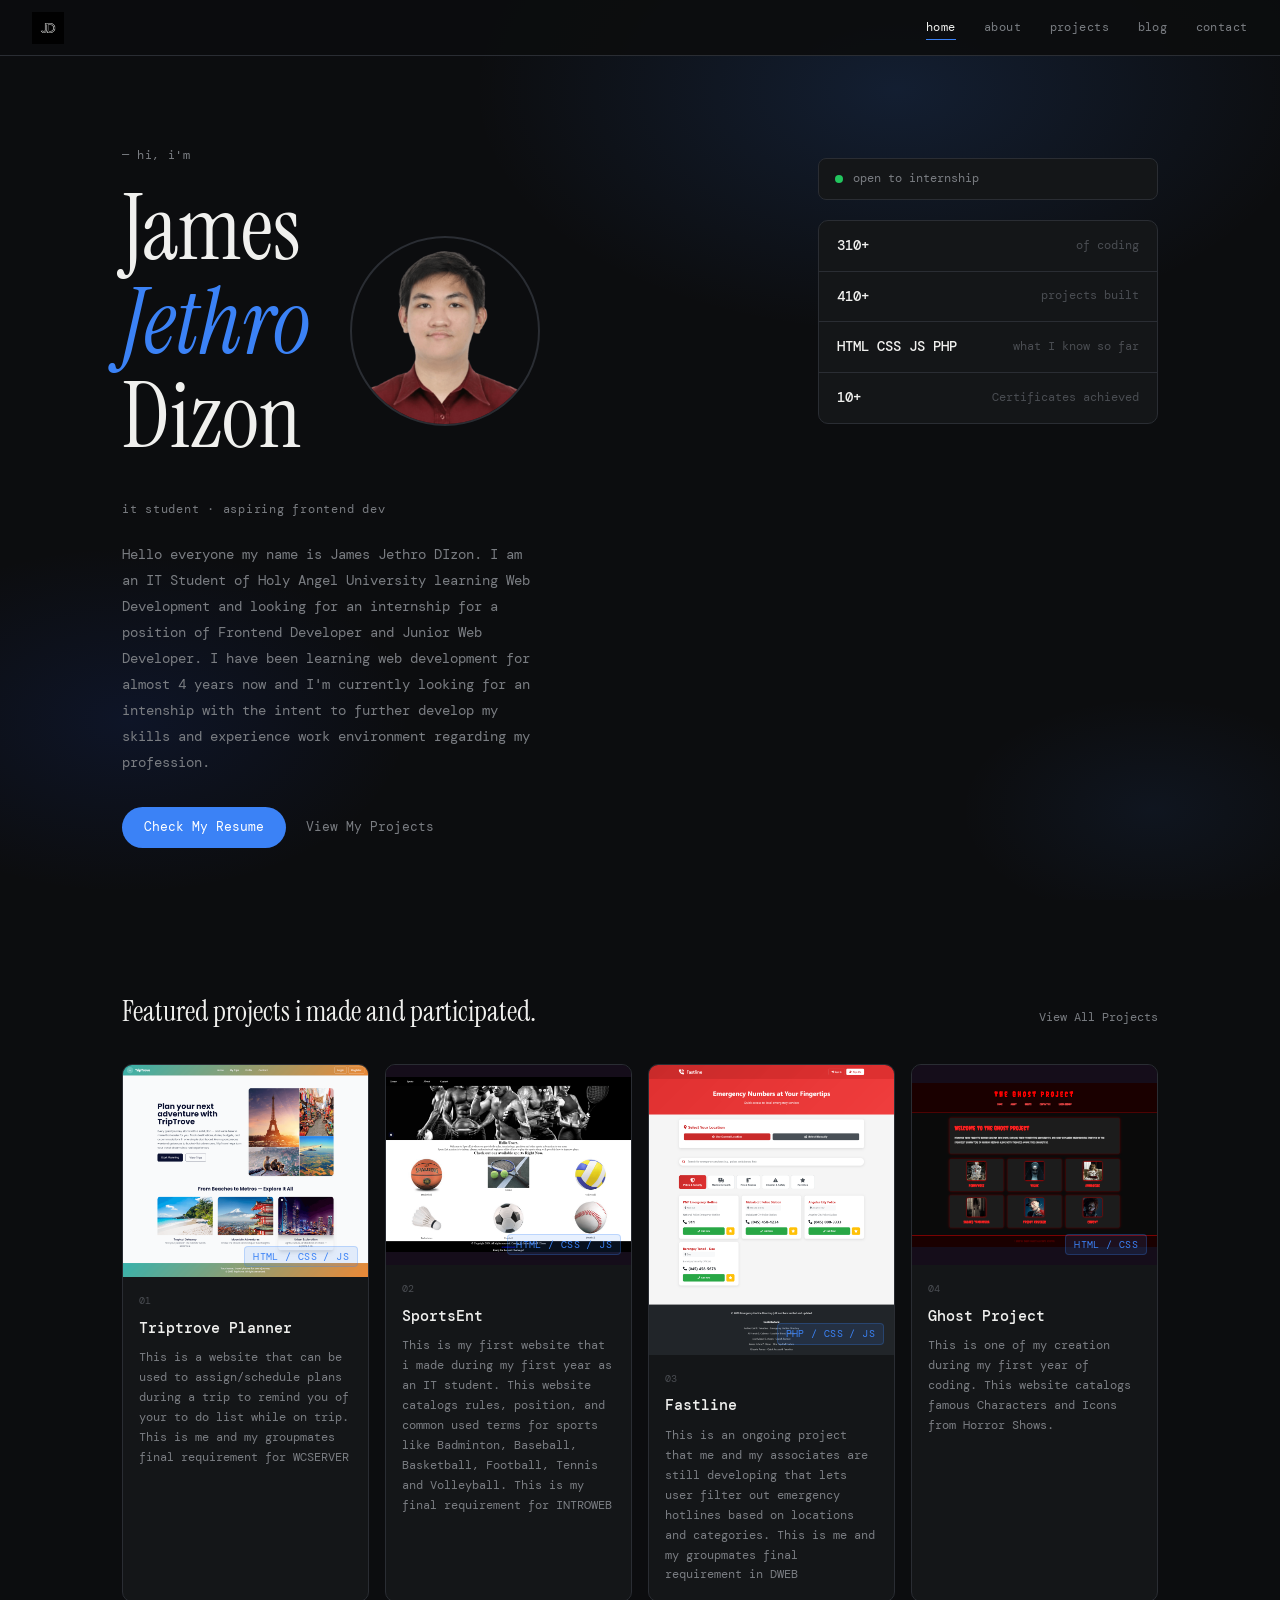
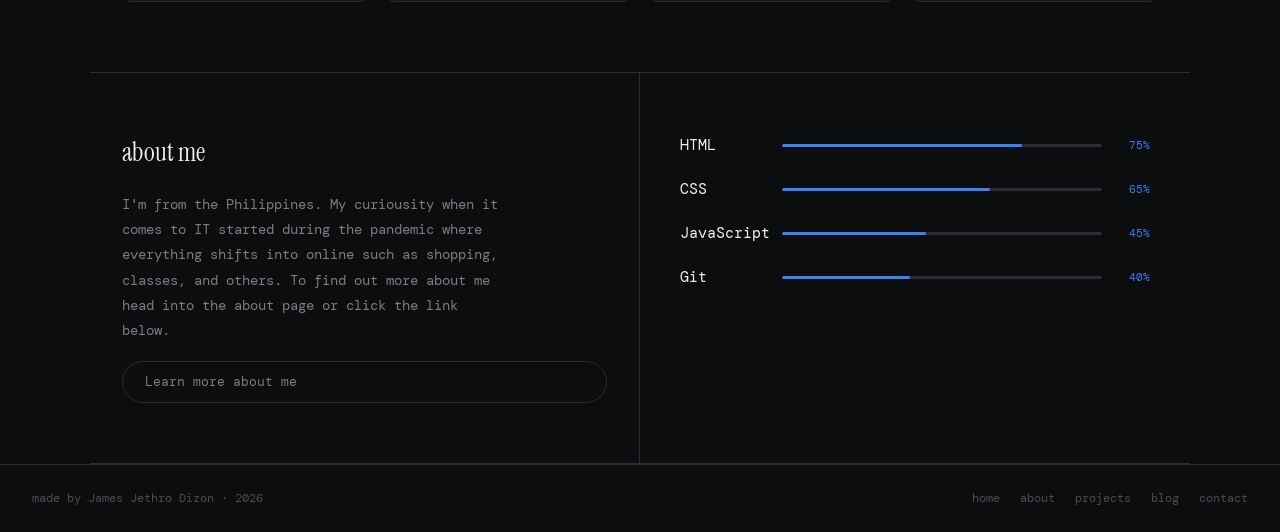
<file: index.html>
<!DOCTYPE html>
<html lang="en">
<head>
<meta charset="UTF-8" />
<meta name="viewport" content="width=device-width, initial-scale=1.0" />
  <title>James Jethro Dizon</title>
<link rel="preconnect" href="https://fonts.googleapis.com" />
<link href="https://fonts.googleapis.com/css2?family=DM+Mono:ital,wght@0,400;0,500;1,400&family=Instrument+Serif:ital@0;1&display=swap" rel="stylesheet" />
<link rel="stylesheet" href="style.css" />
<link rel="icon" href="images/logo.png">
<meta name="description" content="Hi, I'm James — an IT student from the Philippines learning web development and looking for an internship." />
<meta name="keywords" content="IT web developer, internship, James Jethro Dizon, Jethro Dizon">
<meta name="author" content="James Jethro Dizon">
</head>
<body>

  <!-- NAV -->
  <header class="top-navbar">
    <a href="index.html" class="logo-wraper">
      <img src="images/logo.png" alt="logo" class="mylogo" />
    </a>
    <nav class="nav-mnu">
      <a href="index.html" class="nav-item active">home</a>
      <a href="about.html" class="nav-item">about</a>
      <a href="projects.html" class="nav-item">projects</a>
      <a href="blog.html" class="nav-item">blog</a>
      <a href="contact.html" class="nav-item">contact</a>
    </nav>
    <button class="hamburgr" id="hamburgr" aria-label="menu">
      <span></span><span></span><span></span>
    </button>
  </header>

  <div class="mobi-menu" id="mobiMenu">
    <a href="index.html">home</a>
    <a href="about.html">about</a>
    <a href="projects.html">projects</a>
    <a href="blog.html">blog</a>
    <a href="contact.html">contact</a>
  </div>

  <main>
<!--to fix mamaya-->
    <!-- HERO -->
    <section class="main-intro">
      <div class="intro-left">
        <p class="small-title">— hi, i'm</p>
        <div class="hero-namewrap">
          <h1 class="myname-txt">James<br><em>Jethro</em><br>Dizon</h1>
          <img src="images/profile.png" alt="James Jethro Dizon" class="hero-photo" />
        </div>
        <p class="subttle">IT student · aspiring frontend dev</p>
        <p class="intro-paragraph">
          Hello everyone my name is James Jethro DIzon. I am an IT Student of Holy Angel University learning Web Development and looking for an internship for a position of Frontend Developer and Junior Web Developer. I have been learning web development for almost 4 years now and I'm currently looking for an intenship with the intent to further develop my skills and experience work environment regarding my profession.
        </p>
        <div class="btn-holder">
          <a href="resume.pdf" download class="bluebtn">Check My Resume</a>
          <a href="projects.html" class="textlink" target="_blank">View My Projects</a>
        </div>
      </div>
      <div class="intro-right">
        <div class="avail-box">
          <span class="grn-dot"></span>
          <span>open to internship</span>
        </div>
        <div class="stat-list">
          <div class="each-stat">
            <span class="stat-number">3yrs</span>
            <span class="stat-text">of coding</span>
          </div>
          <div class="each-stat">
            <span class="stat-number">4</span>
            <span class="stat-text">projects built</span>
          </div>
          <div class="each-stat">
            <span class="stat-number">HTML CSS JS PHP</span>
            <span class="stat-text">what I know so far</span>
          </div>
          <div class="each-stat">
            <span class="stat-number">10+</span>
            <span class="stat-text">Certificates achieved</span>
          </div>
        </div>
      </div>
    </section>

    <!-- FEATURED WORK -->
    <section class="page-section">
      <div class="sec-top">
        <h2 class="sec-heading">Featured projects i made and participated.</h2>
        <a href="projects.html" class="textlink small">View All Projects</a>
      </div>

      <div class="proj-cardlist">

        <a href="projects.html" class="projcard" aria-label="Triptrove">
          <div class="proj-imgside proj4bg">
            <span class="proj-icon"><img src="images/triptrove.png"></span>
            <span class="stack-tag">HTML / CSS / JS</span>
          </div>
          <div class="card-info">
            <p class="card-numbr">01</p>
            <h3 class="card-titl">Triptrove Planner</h3>
            <p class="card-descrp">This is a website that can be used to assign/schedule plans during a trip to remind you of your to do list while on trip. This is me and my groupmates final requirement for WCSERVER</p>
          </div>
        </a>

        <a href="projects.html" class="projcard" aria-label="SportsEnt">
          <div class="proj-imgside proj4bg">
            <span class="proj-icon"><img src="images/sportsent.png"></span>
            <span class="stack-tag">HTML / CSS / JS</span>
          </div>
          <div class="card-info">
            <p class="card-numbr">02</p>
            <h3 class="card-titl">SportsEnt</h3>
            <p class="card-descrp">This is my first website that i made during my first year as an IT student. This website catalogs rules, position, and common used terms for sports like Badminton, Baseball, Basketball, Football, Tennis and Volleyball. This is my final requirement for INTROWEB</p>
          </div>
        </a>

        <a href="projects.html" class="projcard" aria-label="Fastline">
          <div class="proj-imgside proj4bg">
            <span class="proj-icon"><img src="images/fastline.png"></span>
            <span class="stack-tag">PHP / CSS / JS</span>
          </div>
          <div class="card-info">
            <p class="card-numbr">03</p>
            <h3 class="card-titl">Fastline</h3>
            <p class="card-descrp">This is an ongoing project that me and my associates are still developing that lets user filter out emergency hotlines based on locations and categories. This is me and my groupmates final requirement in DWEB</p>
          </div>
        </a>

        <a href="projects.html" class="projcard" aria-label="Ghost Project">
          <div class="proj-imgside proj4bg">
            <span class="proj-icon"><img src="images/ghostproject.png"></span>
            <span class="stack-tag">HTML / CSS </span>
          </div>
          <div class="card-info">
            <p class="card-numbr">04</p>
            <h3 class="card-titl">Ghost Project</h3>
            <p class="card-descrp">This is one of my creation during my first year of coding. This website catalogs famous Characters and Icons from Horror Shows.</p>
          </div>
        </a>

      </div>
    </section>

    <!-- ABOUT STRIP -->
    <section class="about-band">
      <div class="band-left">
        <h2>about me</h2>
        <p>I'm from the Philippines. My curiousity when it comes to IT started during the pandemic where everything shifts into online such as shopping, classes, and others. To find out more about me head into the about page or click the link below.</p>
        <a href="about.html" class="bluebtn btn-outln">Learn more about me</a>
      </div>
      <div class="band-right">
        <div class="skill-wrapper">
          <div class="one-skill">
            <span class="skill-label">HTML</span>
            <div class="skill-progbar"><div class="skill-progfill" style="width:75%" data-w="75"></div></div>
            <span class="skill-percnt">75%</span>
          </div>
          <div class="one-skill">
            <span class="skill-label">CSS</span>
            <div class="skill-progbar"><div class="skill-progfill" style="width:65%" data-w="65"></div></div>
            <span class="skill-percnt">65%</span>
          </div>
          <div class="one-skill">
            <span class="skill-label">JavaScript</span>
            <div class="skill-progbar"><div class="skill-progfill" style="width:45%" data-w="45"></div></div>
            <span class="skill-percnt">45%</span>
          </div>
          <div class="one-skill">
            <span class="skill-label">Git</span>
            <div class="skill-progbar"><div class="skill-progfill" style="width:40%" data-w="40"></div></div>
            <span class="skill-percnt">40%</span>
          </div>
        </div>
      </div>
    </section>

  </main>

  <footer class="page-footer">
    <span>made by James Jethro Dizon · 2026</span>
    <div class="footer-navlinks">
      <a href="index.html">home</a>
      <a href="about.html">about</a>
      <a href="projects.html">projects</a>
      <a href="blog.html">blog</a>
      <a href="contact.html">contact</a>
    </div>
  </footer>

  <script src="nav.js"></script>
</body>
</html>
</file>
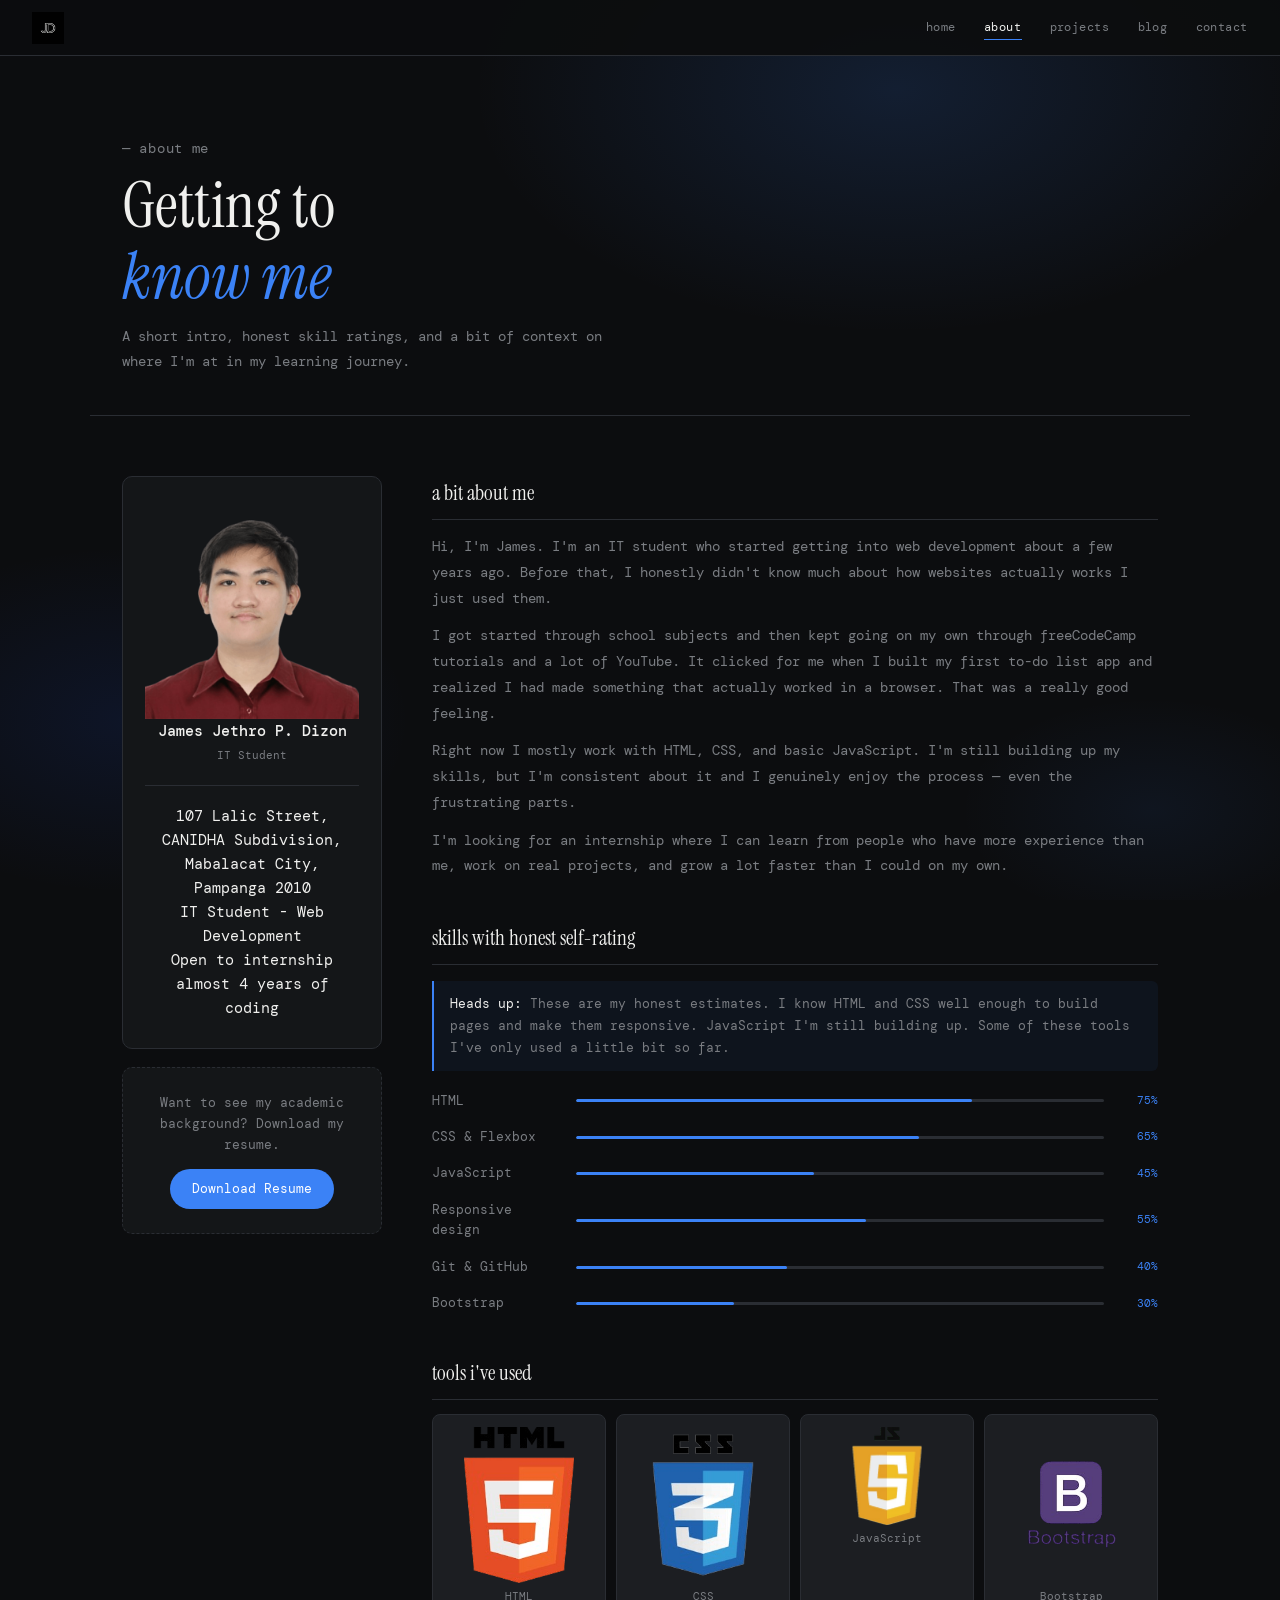
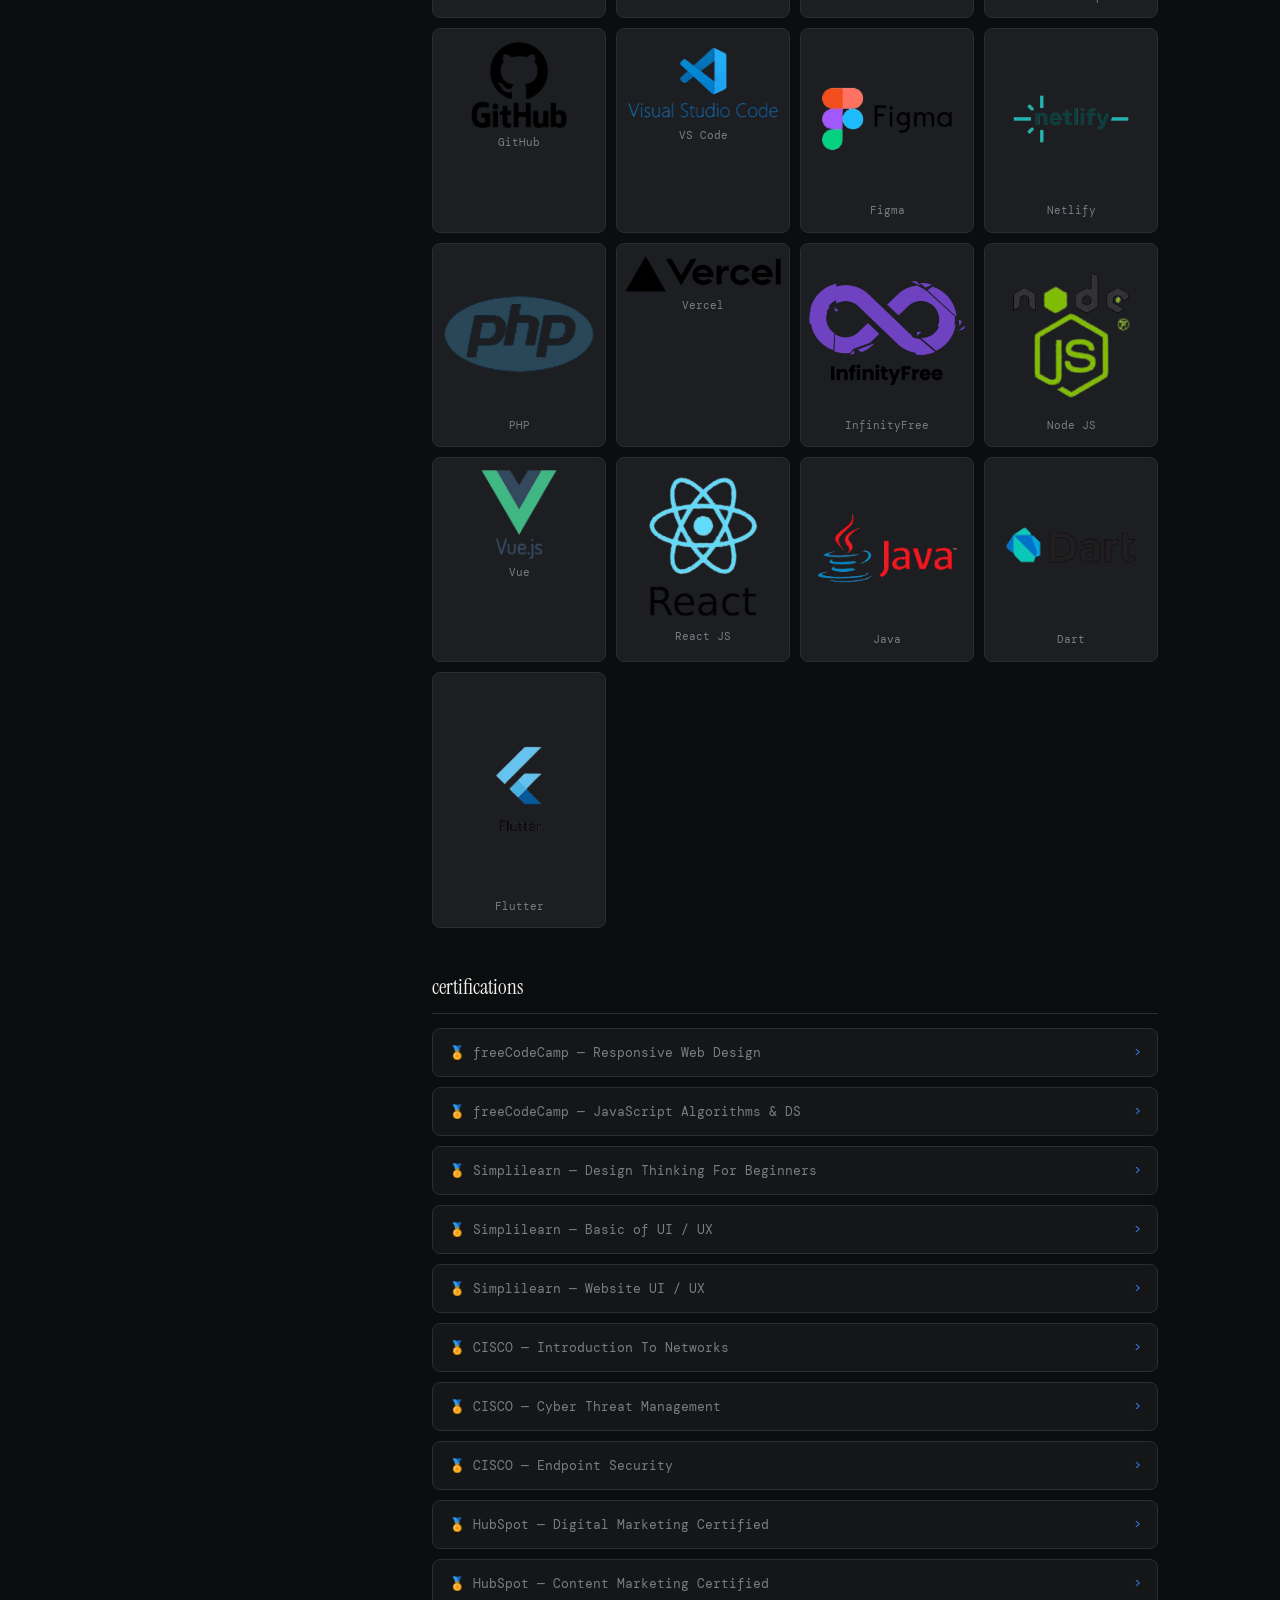
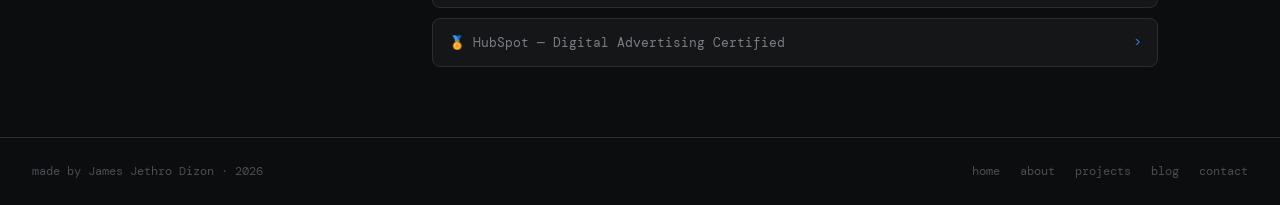
<file: about.html>
<!DOCTYPE html>
<html lang="en">
<head>
<meta charset="UTF-8" />
<meta name="viewport" content="width=device-width, initial-scale=1.0" />
  <title>About Me</title>
<link rel="preconnect" href="https://fonts.googleapis.com" />
<link rel="icon" href="images/logo.png">
<link href="https://fonts.googleapis.com/css2?family=DM+Mono:ital,wght@0,400;0,500;1,400&family=Instrument+Serif:ital@0;1&display=swap" rel="stylesheet" />
<link rel="stylesheet" href="style.css" />
<meta name="description" content="Hi, I'm James — an IT student from the Philippines learning web development and looking for an internship." />
<meta name="keywords" content="IT web developer, internship, James Jethro Dizon, Jethro Dizon">
<meta name="author" content="James Jethro Dizon">
</head>
<body>

  <header class="top-navbar">
    <a href="index.html" class="logo-wraper"><img src="images/logo.png" alt="logo" class="mylogo" /></a>
    <nav class="nav-mnu">
      <a href="index.html" class="nav-item">home</a>
      <a href="about.html" class="nav-item active">about</a>
      <a href="projects.html" class="nav-item">projects</a>
      <a href="blog.html" class="nav-item">blog</a>
      <a href="contact.html" class="nav-item">contact</a>
    </nav>
    <button class="hamburgr" id="hamburgr" aria-label="menu">
      <span></span><span></span><span></span>
    </button>
  </header>
  <div class="mobi-menu" id="mobiMenu">
    <a href="index.html">home</a>
    <a href="about.html">about</a>
    <a href="projects.html">projects</a>
    <a href="blog.html">blog</a>
    <a href="contact.html">contact</a>
  </div>

  <main>
    <div class="inrpage-header">
      <p class="small-title">— about me</p>
      <h1>Getting to<br><em>know me</em></h1>
      <p>A short intro, honest skill ratings, and a bit of context on where I'm at in my learning journey.</p>
    </div>

    <div class="about-conatiner">

      <!-- sidebar -->
      <div>
        <div class="myinfo-card fadein">
          <div class="myphoto"><img src="images/profile.png" alt="profile image" class="myphoto"></div>
          <p class="myprofile-name">James Jethro P. Dizon</p>
          <p class="myprofile-role">IT Student</p>
          <div class="divider-line"></div>
          <div class="info-detail"> 107 Lalic Street, CANIDHA Subdivision, Mabalacat City, Pampanga 2010</div>
          <div class="info-detail"> IT Student - Web Development</div>
          <div class="info-detail"> Open to internship</div>
          <div class="info-detail"> almost 4 years of coding</div>
        </div>

        <div class="resume-downld fadein delay1">
          <p>Want to see my academic background? Download my resume.</p>
          <a href="resume.pdf" class="bluebtn" download> Download Resume</a>
        </div>
      </div>

      <!--content-->
      <div class="about-maincontent">

        <div class="content-blok fadein">
          <h3>a bit about me</h3>
          <p>Hi, I'm James. I'm an IT student who started getting into web development about a few years ago. Before that, I honestly didn't know much about how websites actually works I just used them.</p>
          <p>I got started through school subjects and then kept going on my own through freeCodeCamp tutorials and a lot of YouTube. It clicked for me when I built my first to-do list app and realized I had made something that actually worked in a browser. That was a really good feeling.</p>
          <p>Right now I mostly work with HTML, CSS, and basic JavaScript. I'm still building up my skills, but I'm consistent about it and I genuinely enjoy the process — even the frustrating parts.</p>
          <p>I'm looking for an internship where I can learn from people who have more experience than me, work on real projects, and grow a lot faster than I could on my own.</p>
        </div>

        <div class="content-blok fadein delay1">
          <h3>skills with honest self-rating</h3>

          <div class="noteBox">
            <strong>Heads up:</strong> These are my honest estimates. I know HTML and CSS well enough to build pages and make them responsive. JavaScript I'm still building up. Some of these tools I've only used a little bit so far.
          </div>

          <div class="skillsection" id="myskills" style="margin-top: 20px;">
            <div class="eachskill">
              <span class="skill-lable">HTML</span>
              <div class="skill-progbar"><div class="skill-progfill" data-w="75"></div></div>
              <span class="skill-percnt">75%</span>
            </div>
            <div class="eachskill">
              <span class="skill-lable">CSS & Flexbox</span>
              <div class="skill-progbar"><div class="skill-progfill" data-w="65"></div></div>
              <span class="skill-percnt">65%</span>
            </div>
            <div class="eachskill">
              <span class="skill-lable">JavaScript</span>
              <div class="skill-progbar"><div class="skill-progfill" data-w="45"></div></div>
              <span class="skill-percnt">45%</span>
            </div>
            <div class="eachskill">
              <span class="skill-lable">Responsive design</span>
              <div class="skill-progbar"><div class="skill-progfill" data-w="55"></div></div>
              <span class="skill-percnt">55%</span>
            </div>
            <div class="eachskill">
              <span class="skill-lable">Git & GitHub</span>
              <div class="skill-progbar"><div class="skill-progfill" data-w="40"></div></div>
              <span class="skill-percnt">40%</span>
            </div>
            <div class="eachskill">
              <span class="skill-lable">Bootstrap</span>
              <div class="skill-progbar"><div class="skill-progfill" data-w="30"></div></div>
              <span class="skill-percnt">30%</span>
            </div>
          </div>
        </div>

        <div class="content-blok fadein delay2">
          <h3>tools i've used</h3>
          <div class="tools-gridd">
            <div class="tool-itm"><img class="tool-icn" src="images/tools/html.png" alt="HTML" /><span>HTML</span></div>
            <div class="tool-itm"><img class="tool-icn" src="images/tools/css.png" alt="CSS" /><span>CSS</span></div>
            <div class="tool-itm"><img class="tool-icn" src="images/tools/js.png" alt="JavaScript" /><span>JavaScript</span></div>
            <div class="tool-itm"><img class="tool-icn" src="images/tools/bootstrap.png" alt="Bootstrap" /><span>Bootstrap</span></div>
            <div class="tool-itm"><img class="tool-icn" src="images/tools/github.png" alt="GitHub" /><span>GitHub</span></div>
            <div class="tool-itm"><img class="tool-icn" src="images/tools/vscode.png" alt="VS Code" /><span>VS Code</span></div>
            <div class="tool-itm"><img class="tool-icn" src="images/tools/figma.png" alt="Figma" /><span>Figma</span></div>
            <div class="tool-itm"><img class="tool-icn" src="images/tools/netlify.png" alt="Netlify" /><span>Netlify</span></div>
            <div class="tool-itm"><img class="tool-icn" src="images/tools/php.png" alt="PHP" /><span>PHP</span></div>
            <div class="tool-itm"><img class="tool-icn" src="images/tools/vercel.png" alt="Vercel" /><span>Vercel</span></div>
            <div class="tool-itm"><img class="tool-icn" src="images/tools/infinityfree.png" alt="InfinityFree" /><span>InfinityFree</span></div>
            <div class="tool-itm"><img class="tool-icn" src="images/tools/node.png" alt="Node JS" /><span>Node JS</span></div>
            <div class="tool-itm"><img class="tool-icn" src="images/tools/vue.png" alt="Vue" /><span>Vue</span></div>
            <div class="tool-itm"><img class="tool-icn" src="images/tools/react.png" alt="React JS" /><span>React JS</span></div>
            <div class="tool-itm"><img class="tool-icn" src="images/tools/java.png" alt="Java" /><span>Java</span></div>
            <div class="tool-itm"><img class="tool-icn" src="images/tools/dart.png" alt="Dart" /><span>Dart</span></div>
            <div class="tool-itm"><img class="tool-icn" src="images/tools/flutter.png" alt="Flutter" /><span>Flutter</span></div>
          </div>
        </div>

        <div class="content-blok fadein delay3">
          <h3>certifications</h3>
          <a href="images/ResponsiveWebDesign.PNG" class="cert-item-row" target="_blank">
            🏅 freeCodeCamp — Responsive Web Design
            <span class="cert-arrw">></span>
          </a>
          <a href="images/JSAlgorithmAndDataStructure.PNG" target="_blank" class="cert-item-row">
            🏅 freeCodeCamp — JavaScript Algorithms & DS
            <span class="cert-arrw">></span>
          </a>
          <a href="images/DesignThinkingForBeginners.PNG" target="_blank" class="cert-item-row">
            🏅 Simplilearn — Design Thinking For Beginners
            <span class="cert-arrw">></span>
          </a>
          <a href="images/BasicOfUI&UX.PNG" target="_blank" class="cert-item-row">
            🏅 Simplilearn — Basic of UI / UX
            <span class="cert-arrw">></span>
          </a>
          <a href="images/WebsiteUI&UX.PNG" class="cert-item-row" target="_blank">
            🏅 Simplilearn — Website UI / UX
            <span class="cert-arrw">></span>
          </a>
          <a href="images/IntroductionToNetworks.PNG" class="cert-item-row" target="_blank">
            🏅 CISCO — Introduction To Networks
            <span class="cert-arrw">></span>
          </a>
          <a href="images/CyberThreatManagement.PNG" class="cert-item-row" target="_blank">
            🏅 CISCO — Cyber Threat Management
            <span class="cert-arrw">></span>
          </a>
          <a href="images/EndpointSecurity.PNG" class="cert-item-row" target="_blank">
            🏅 CISCO — Endpoint Security
            <span class="cert-arrw">></span>
          </a>
          <a href="images/DigitalMarketingCertified.PNG" target="_blank" class="cert-item-row">
            🏅 HubSpot — Digital Marketing Certified
            <span class="cert-arrw">></span>
          </a>
          <a href="images/ContentMarketingCertified.PNG" target="_blank" class="cert-item-row">
            🏅 HubSpot — Content Marketing Certified
            <span class="cert-arrw">></span>
          </a>
          <a href="images/DigitalAdvertisingCertified.PNG" class="cert-item-row" target="_blank">
            🏅 HubSpot — Digital Advertising Certified
            <span class="cert-arrw">></span>
          </a>
        </div>

      </div>
    </div>
  </main>

  <footer class="page-footer">
    <span>made by James Jethro Dizon · 2026</span>
    <div class="footer-navlinks">
      <a href="index.html">home</a>
      <a href="about.html">about</a>
      <a href="projects.html">projects</a>
      <a href="blog.html">blog</a>
      <a href="contact.html">contact</a>
    </div>
  </footer>

  <script src="nav.js"></script>
</body>
</html>
</file>
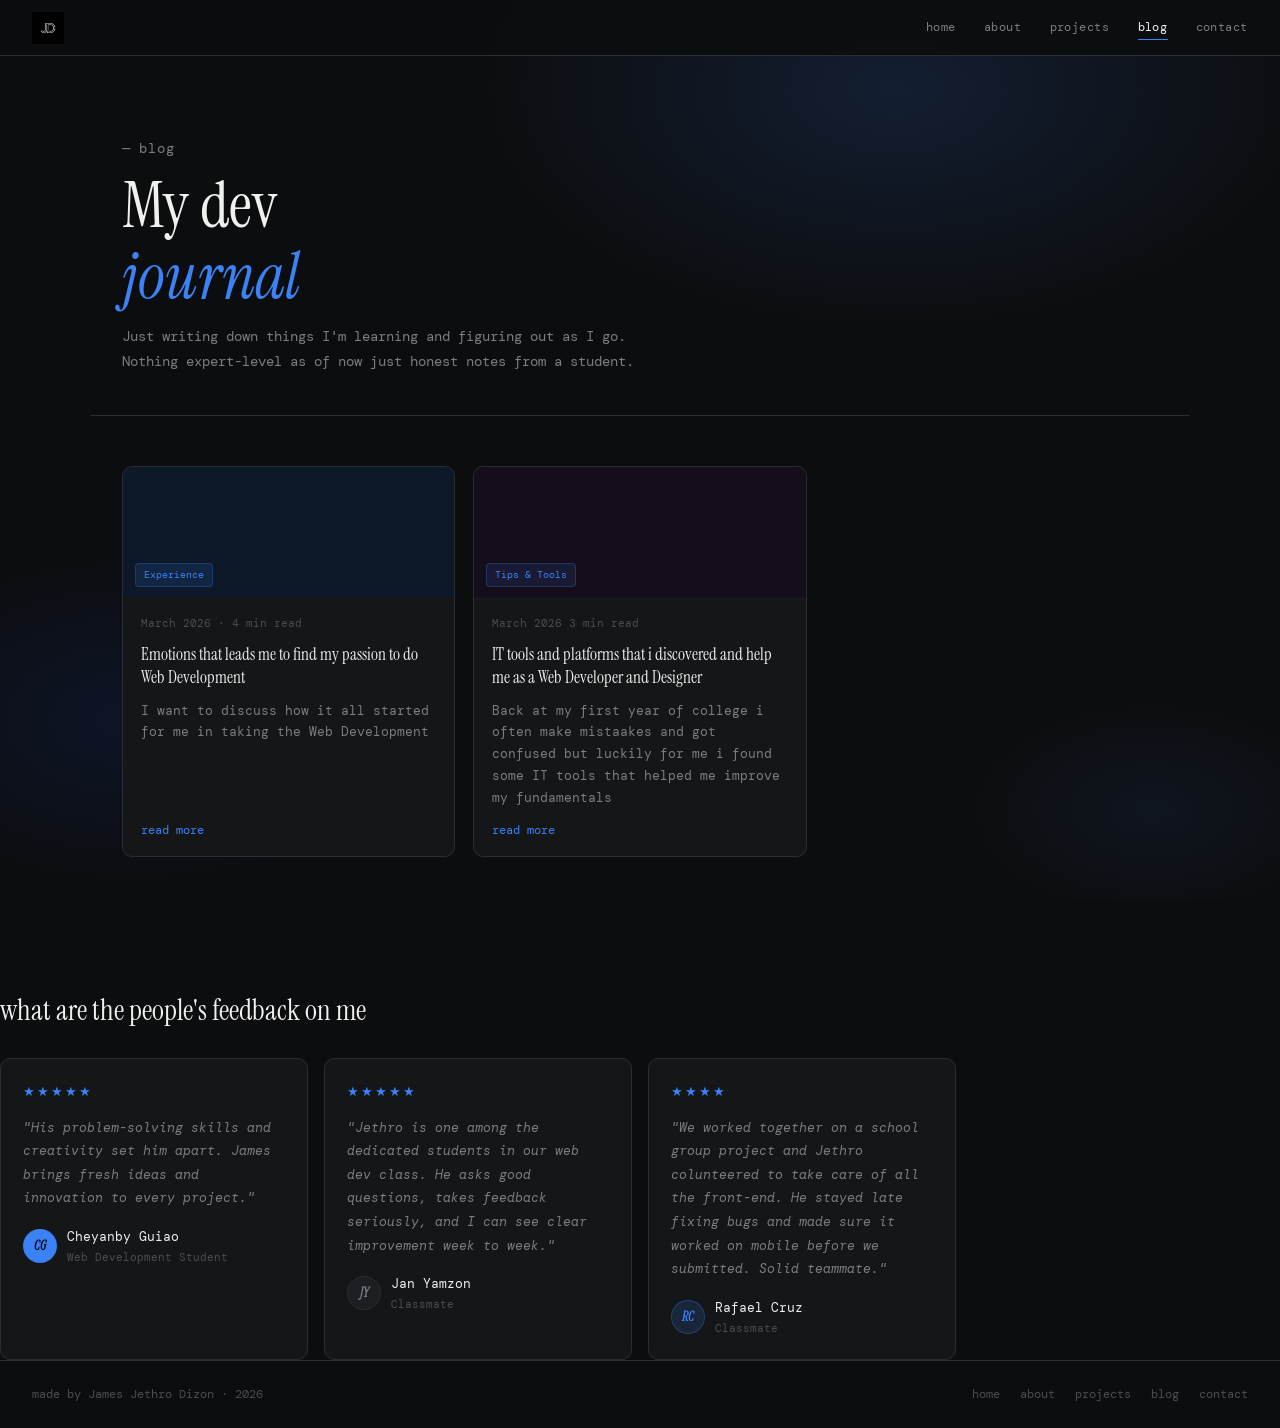
<file: blog.html>
<!DOCTYPE html>
<html lang="en">
<head>
<meta charset="UTF-8" />
<meta name="viewport" content="width=device-width, initial-scale=1.0" />
  <title>My Blogs </title>
<link rel="preconnect" href="https://fonts.googleapis.com" />
<link href="https://fonts.googleapis.com/css2?family=DM+Mono:ital,wght@0,400;0,500;1,400&family=Instrument+Serif:ital@0;1&display=swap" rel="stylesheet" />
<link rel="icon" href="images/logo.png">
<link rel="stylesheet" href="style.css" />
<meta name="description" content="Hi, I'm James — an IT student from the Philippines learning web development and looking for an internship." />
<meta name="keywords" content="IT web developer, internship, James Jethro Dizon, Jethro Dizon">
<meta name="author" content="James Jethro Dizon">
</head>
<body>

  <header class="top-navbar">
    <a href="index.html" class="logo-wraper"><img src="images/logo.png" alt="logo" class="mylogo" /></a>
    <nav class="nav-mnu">
      <a href="index.html" class="nav-item">home</a>
      <a href="about.html" class="nav-item">about</a>
      <a href="projects.html" class="nav-item">projects</a>
      <a href="blog.html" class="nav-item active">blog</a>
      <a href="contact.html" class="nav-item">contact</a>
    </nav>
    <button class="hamburgr" id="hamburgr" aria-label="menu">
      <span></span><span></span><span></span>
    </button>
  </header>
  <div class="mobi-menu" id="mobiMenu">
    <a href="index.html">home</a>
    <a href="about.html">about</a>
    <a href="projects.html">projects</a>
    <a href="blog.html">blog</a>
    <a href="contact.html">contact</a>
  </div>

  <main>
    <div class="inrpage-header">
      <p class="small-title">— blog</p>
      <h1>My dev<br><em>journal</em></h1>
      <p>Just writing down things I'm learning and figuring out as I go. Nothing expert-level as of now just honest notes from a student.</p>
    </div>
      <!-- Blog posts -->
      <div class="blog-conatiner">
        <div class="blog-list">

          <article class="blogcard fadein">
            <div class="blog-imgarea blog1bg">
              <div class="blog-catgry">Experience</div>
            </div>
            <div class="blog-txtarea">
              <p class="blog-date-info">March 2026 · 4 min read</p>
              <h2 class="blog-titl">Emotions that leads me to find my passion to do Web Development</h2>
              <p class="blog-prevw">I want to discuss how it all started for me in taking the Web Development</p>
              <button class="readmore-btn" onclick="togglePost('post1', this)">read more</button>
              <div class="article-hiddn" id="post1">
                <div class="article-txt">
                  <h4>1. Boredom</h4>
                  <p>During the pandemic there was not much to do as everything shifts to online. I became bored at home with so little to do but so much time to spend at home so i think of how much online oriented the world will be after the pandemic then i think of web developing.</p>
                  <h4>2. Curiousity</h4>
                  <p>After a few days of being bored at home i became curious of how websites are made and how are they able to format it.</p>
                  <h4>3. Dissapointment</h4>
                  <p>After becoming curious i tried to replicate things involving web development that i saw in YouTube but to no avail i always failed or made an error.</p>
                  <h4>4. Satisfaction</h4>
                  <p>After many failed attempts of making a small webpage i finally overcame the failure when i was able to make something similar to a website from a YouTube video and finally being satisfied with my creation.</p>
                  <h4>5. Happiness</h4>
                  <p>After overcaming multiple attempts in Web Developing and being satisfied with my results i decided to challenge myself to learn more and improve my shortcomings Then it finally clicks on me that this is what i wanted to do and pursue.</p>
                </div>
              </div>
            </div>
          </article>

          <article class="blogcard fadein delay1">
            <div class="blog-imgarea blog2bg">
              <div class="blog-catgry">Tips & Tools</div>
            </div>
            <div class="blog-txtarea">
              <p class="blog-date-info">March 2026 3 min read</p>
              <h2 class="blog-titl">IT tools and platforms that i discovered and help me as a Web Developer and Designer</h2>
              <p class="blog-prevw">Back at my first year of college i often make mistaakes and got confused but luckily for me i found some IT tools that helped me improve my fundamentals</p>
              <button class="readmore-btn" onclick="togglePost('post2', this)">read more</button>
              <div class="article-hiddn" id="post2">
                <div class="article-txt">
                  <h4>1. Figma</h4>
                  <p>This is a online website platform that i use to make frameworks for my website. The advantage of Figma is that it helps you make clear frameworks and possible animations so that you can have an idea how to develop and design your own website.</p>
                  <h4>2. FreeCodeCamp</h4>
                  <p>FreeCodeCamp is an online platform that can teach you tutorials regarding programming languages like python, Java, JavaScript, PHP and others. This is a very useful website as not only it can teach you beginner lesson but also advance and difficult lessons. Another advantage of FreeCodeCamp is its forum as you can ask questions, ask solutions, give advice, and others from other people that uses FreeCodeCamp may it be a fellow students or professionals.</p>
                  <h4>3. W3SCHOOL</h4>
                  <p>This is probably the most used platforms in learning the basics of Web Development but it earned its spot because it completely explained the basics of Web Development in a completely detailed and fun version. For Web Developers knowing the fundamentals is the most important thing because how can you advance if the fundamentals is challenging for you.</p>
                </div>
              </div>
            </div>
          </article>

        </div>
      </div>

      <!-- Testimonials -->
      <div class="testimonials-area fadein">
        <h2>what are the people's feedback on me</h2>
        <div class="testimonials-list">

          <blockquote class="testi-blok">
            <div class="star-ratng">★★★★★</div>
            <p class="testi-txt">"His problem-solving skills and creativity set him apart. James brings fresh ideas and innovation to every project."</p>
            <footer class="testi-persn">
              <div class="testi-avtr avatar-blue">CG</div>
              <div>
                <p class="testi-nm">Cheyanby Guiao</p>
                <p class="testi-positon">Web Development Student</p>
              </div>
            </footer>
          </blockquote>

          <blockquote class="testi-blok">
            <div class="star-ratng">★★★★★</div>
            <p class="testi-txt">"Jethro is one among the dedicated students in our web dev class. He asks good questions, takes feedback seriously, and I can see clear improvement week to week."</p>
            <footer class="testi-persn">
              <div class="testi-avtr avatar-gray">JY</div>
              <div>
                <p class="testi-nm">Jan Yamzon</p>
                <p class="testi-positon">Classmate</p>
              </div>
            </footer>
          </blockquote>

          <blockquote class="testi-blok">
            <div class="star-ratng">★★★★</div>
            <p class="testi-txt">"We worked together on a school group project and Jethro colunteered to take care of all the front-end. He stayed late fixing bugs and made sure it worked on mobile before we submitted. Solid teammate."</p>
            <footer class="testi-persn">
              <div class="testi-avtr avatar-light">RC</div>
              <div>
                <p class="testi-nm">Rafael Cruz</p>
                <p class="testi-positon">Classmate</p>
              </div>
            </footer>
          </blockquote>

        </div>
      </div>

    </div>
  </main>

  <footer class="page-footer">
    <span>made by James Jethro Dizon · 2026</span>
    <div class="footer-navlinks">
      <a href="index.html">home</a>
      <a href="about.html">about</a>
      <a href="projects.html">projects</a>
      <a href="blog.html">blog</a>
      <a href="contact.html">contact</a>
    </div>
  </footer>

  <script src="nav.js"></script>
  <script>
    function togglePost(id, btn) {
      var el = document.getElementById(id);
      var open = el.classList.toggle('open');
      btn.textContent = open ? 'close ✕' : 'read more';
    }
  </script>
  
</body>
</html>
</file>
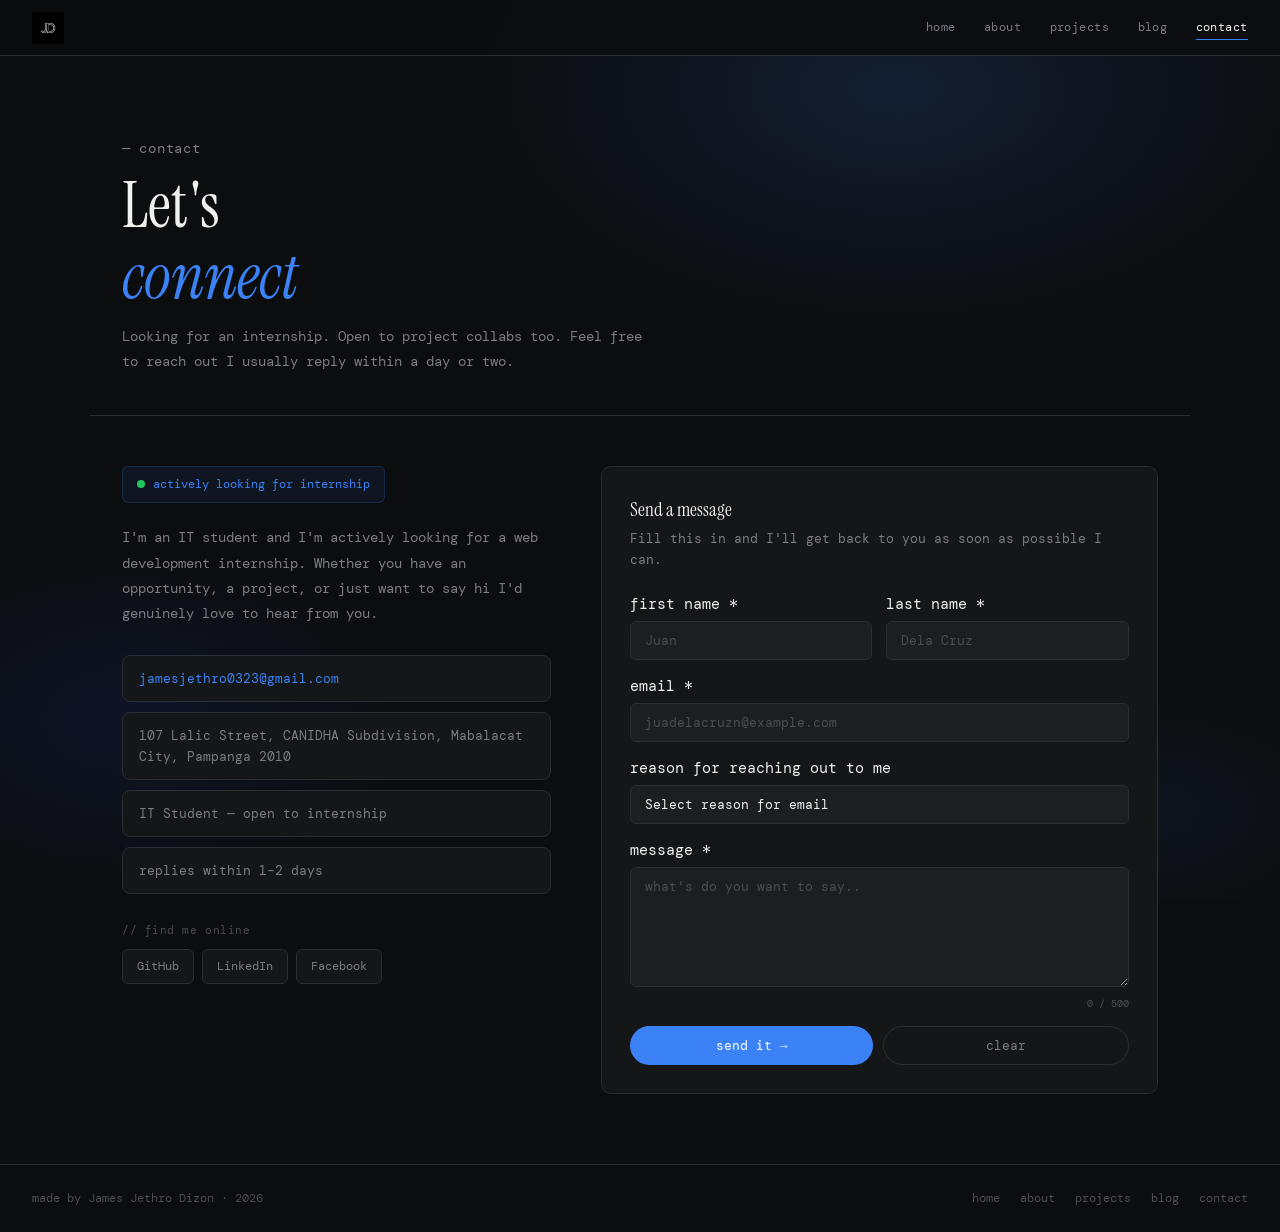
<file: contact.html>
<!DOCTYPE html>
<html lang="en">
<head>
<meta charset="UTF-8" />
<meta name="viewport" content="width=device-width, initial-scale=1.0" />
  <title>Contact Me</title>
<link rel="preconnect" href="https://fonts.googleapis.com" />
<link href="https://fonts.googleapis.com/css2?family=DM+Mono:ital,wght@0,400;0,500;1,400&family=Instrument+Serif:ital@0;1&display=swap" rel="stylesheet" />
<link rel="stylesheet" href="style.css" />
<link rel="icon" href="images/logo.png">
<meta name="description" content="Hi, I'm James — an IT student from the Philippines learning web development and looking for an internship." />
<meta name="keywords" content="IT web developer, internship, James Jethro Dizon, Jethro Dizon">
<meta name="author" content="James Jethro Dizon">
</head>
<body>

  <header class="top-navbar">
    <a href="index.html" class="logo-wraper"><img src="images/logo.png" alt="logo" class="mylogo" /></a>
    <nav class="nav-mnu">
      <a href="index.html" class="nav-item">home</a>
      <a href="about.html" class="nav-item">about</a>
      <a href="projects.html" class="nav-item">projects</a>
      <a href="blog.html" class="nav-item">blog</a>
      <a href="contact.html" class="nav-item active">contact</a>
    </nav>
    <button class="hamburgr" id="hamburgr" aria-label="menu">
      <span></span><span></span><span></span>
    </button>
  </header>
  <div class="mobi-menu" id="mobiMenu">
    <a href="index.html">home</a>
    <a href="about.html">about</a>
    <a href="projects.html">projects</a>
    <a href="blog.html">blog</a>
    <a href="contact.html">contact</a>
  </div>

  <main>
    <div class="inrpage-header">
      <p class="small-title">— contact</p>
      <h1>Let's<br><em>connect</em></h1>
      <p>Looking for an internship. Open to project collabs too. Feel free to reach out I usually reply within a day or two.</p>
    </div>

    <div class="contact-conatiner">

      <!--left-->
      <div class="fadein">
        <div class="opn-badge">
          <span class="grn-dot"></span>
          actively looking for internship
        </div>

        <p class="contact-txt">
          I'm an IT student and I'm actively looking for a web development internship. Whether you have an opportunity, a project, or just want to say hi I'd genuinely love to hear from you.
        </p>
<!--my Contact info for contacts-->
        <div class="contact-infolist">
          <div class="contact-infrow">
            <a href="mailto:jamesjethro@email.com">jamesjethro0323@gmail.com</a>
          </div>
          <div class="contact-infrow">
            <span>107 Lalic Street, CANIDHA Subdivision, Mabalacat City, Pampanga 2010</span>
          </div>
          <div class="contact-infrow">
            <span>IT Student — open to internship</span>
          </div>
          <div class="contact-infrow">
            <span>replies within 1–2 days</span>
          </div>
        </div>
<!--Social Media-->
        <p class="socials-lbl">// find me online</p>
        <div class="socials-list">
          <a href="https://github.com/Jeth0323" class="social-lnk" target="_blank"> GitHub</a>
          <a href="https://www.linkedin.com/in/james-jethro-dizon-8a4901375/" class="social-lnk" target="_blank"> LinkedIn</a>
          <a href="https://www.facebook.com/share/1BzmEra2aU/" class="social-lnk" target="_blank"> Facebook</a>
        </div>
      </div>

      <!--Form-->
      <div class="fadein delay1">
        <div class="myform">
          <h3>Send a message</h3>
          <p>Fill this in and I'll get back to you as soon as possible I can.</p>

          <form id="mycontactform" novalidate>
            <div class="frm-row">
              <div class="frm-group">
                <label class="frm-label" for="firstname">first name *</label>
                <input class="frm-input" type="text" id="firstname" placeholder="Juan" required />
              </div>
              <div class="frm-group">
                <label class="frm-label" for="lastname">last name *</label>
                <input class="frm-input" type="text" id="lastname" placeholder="Dela Cruz" required />
              </div>
            </div>

            <div class="frm-group">
              <label class="frm-label" for="email">email *</label>
              <input class="frm-input" type="email" id="email" placeholder="juadelacruzn@example.com" required />
            </div>

            <div class="frm-group">
              <label class="frm-label" for="reason">reason for reaching out to me</label>
              <select class="frm-select" id="reason">
                <option value="">Select reason for email</option>
                <option>Internship </option>
                <option>Project Collaboration</option>
                <option>Feedback on my portfolio</option>
                <option>Other</option>
              </select>
            </div>

            <div class="frm-group">
              <label class="frm-label" for="usermsg">message *</label>
              <textarea
                class="frm-textarea"
                id="usermsg"
                placeholder="what's do you want to say.."
                required
                maxlength="500"
                oninput="document.getElementById('charamt').textContent = this.value.length + ' / 500'"
              ></textarea>
              <div class="charcount" id="charamt">0 / 500</div>
            </div>

            <div class="frm-btns">
              <button type="submit" class="bluebtn">send it →</button>
              <button type="reset" class="bluebtn btn-outln" onclick="clearAlerts()">clear</button>
            </div>

            <div class="frm-msg ok" id="msgsuccess">sent! i'll get back to you soon.</div>
            <div class="frm-msg err" id="msgerror">please fill in all the required fields.</div>
          </form>
        </div>
      </div>

    </div>
  </main>
<!--FOoter-->
  <footer class="page-footer">
    <span>made by James Jethro Dizon · 2026</span>
    <div class="footer-navlinks">
      <a href="index.html">home</a>
      <a href="about.html">about</a>
      <a href="projects.html">projects</a>
      <a href="blog.html">blog</a>
      <a href="contact.html">contact</a>
    </div>
  </footer>

  <script src="nav.js"></script>
  <script>
    //this is for the form
    document.getElementById('mycontactform').addEventListener('submit', function(e) {
      e.preventDefault();
      var firstname = document.getElementById('firstname').value.trim();
      var email = document.getElementById('email').value.trim();
      var usermsg   = document.getElementById('usermsg').value.trim();
      var ok    = document.getElementById('msgsuccess');
      var err   = document.getElementById('msgerror');
      var emailOk = email.indexOf('@') > 0 && email.indexOf('.') > 0;
      //to check for error to return
      if (!firstname || !email || !usermsg || !emailOk) {
        err.style.display = 'block';
        ok.style.display  = 'none';
        return;
      }
      err.style.display = 'none';
      ok.style.display  = 'block';
      this.reset();
      document.getElementById('charamt').textContent = '0 / 500';
      setTimeout(function() { ok.style.display = 'none'; }, 5000);
    });
    //to clear alert
    function clearAlerts() {
      document.getElementById('msgsuccess').style.display  = 'none';
      document.getElementById('msgerror').style.display = 'none';
      document.getElementById('charamt').textContent = '0 / 500';
    }
  </script>
</body>
</html>
</file>
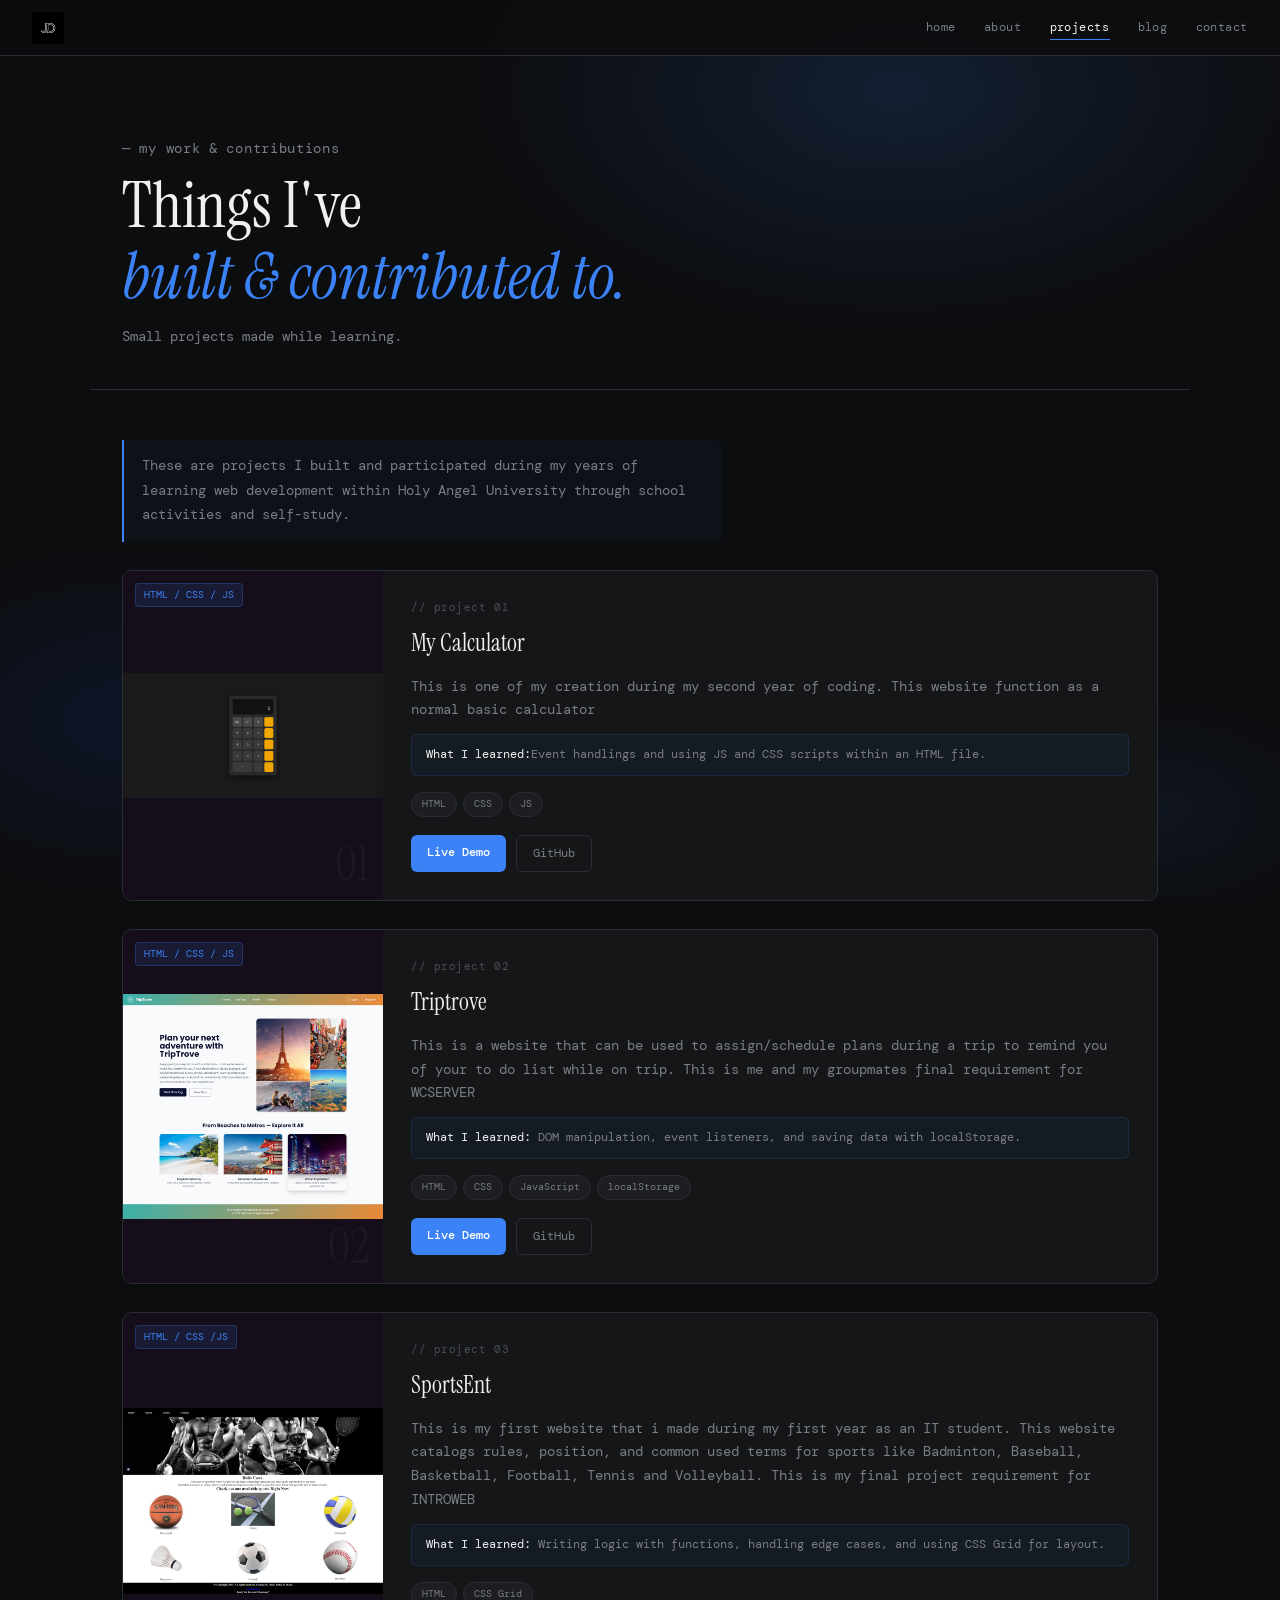
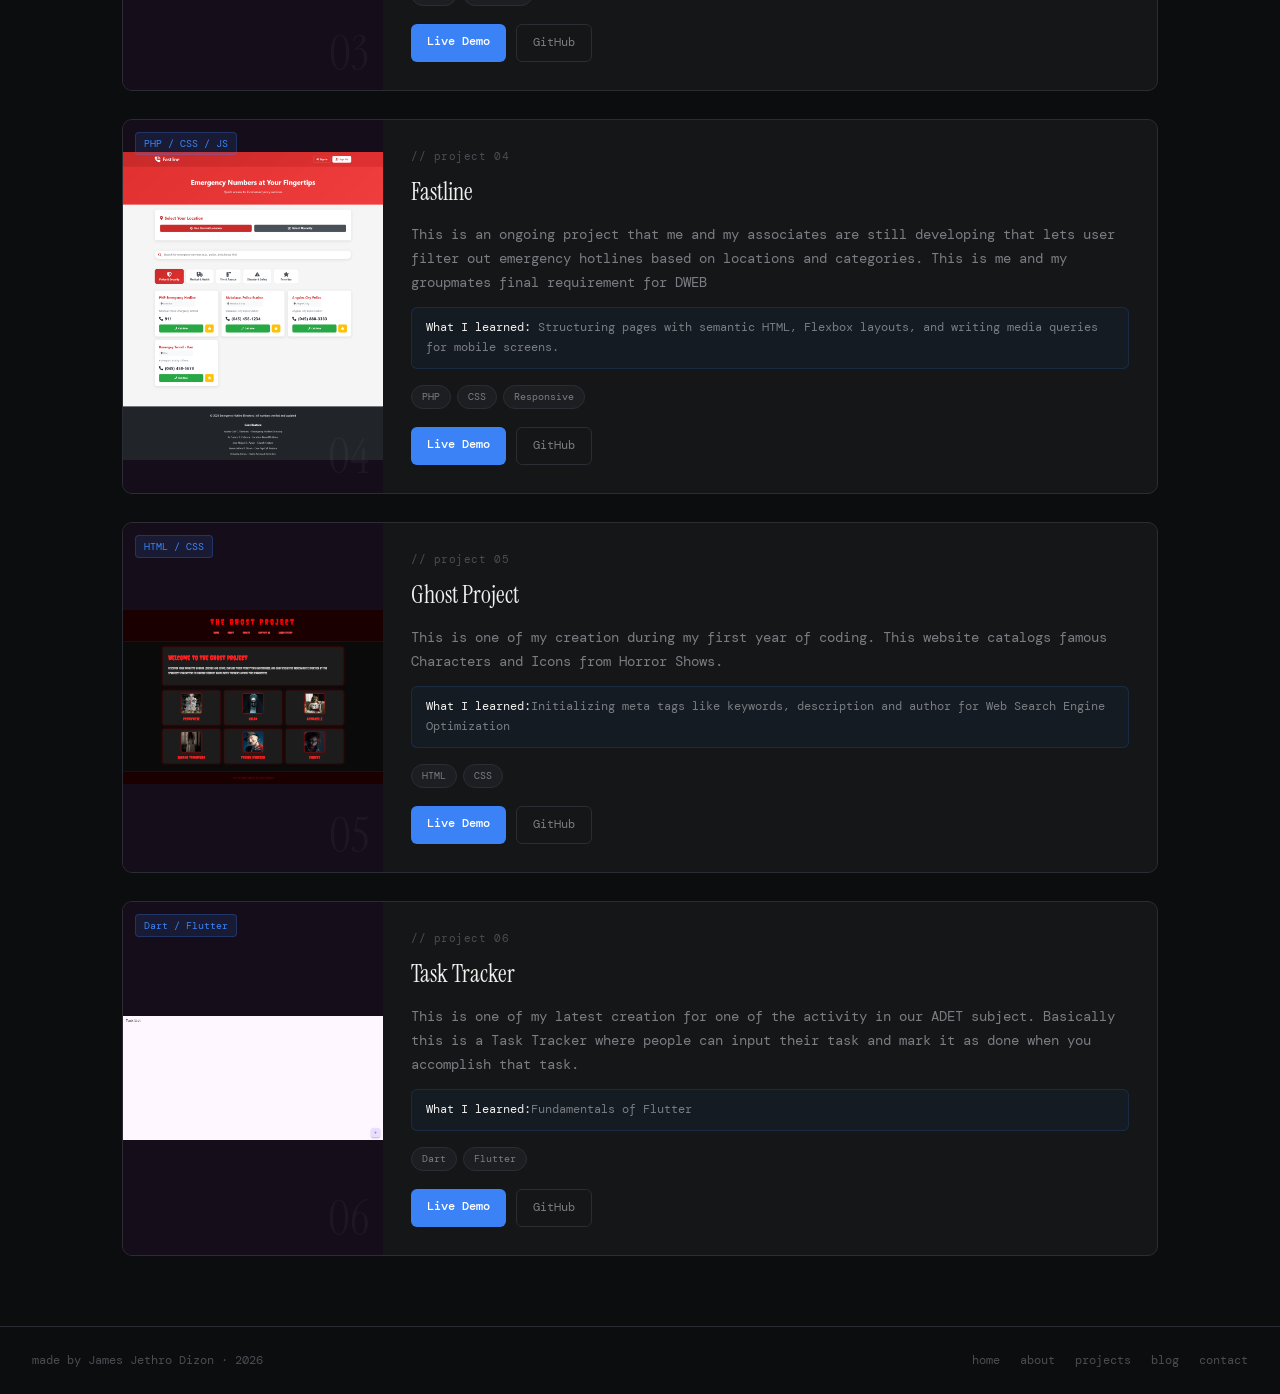
<file: projects.html>
<!DOCTYPE html>
<html lang="en">
<head>
<meta charset="UTF-8" />
<meta name="viewport" content="width=device-width, initial-scale=1.0" />
  <title>My Projects</title>
<link rel="preconnect" href="https://fonts.googleapis.com" />
<link href="https://fonts.googleapis.com/css2?family=DM+Mono:ital,wght@0,400;0,500;1,400&family=Instrument+Serif:ital@0;1&display=swap" rel="stylesheet" />
<link rel="stylesheet" href="style.css" />
<link rel="icon" href="images/logo.png">
<meta name="description" content="Hi, I'm James — an IT student from the Philippines learning web development and looking for an internship." />
<meta name="keywords" content="IT web developer, internship, James Jethro Dizon, Jethro Dizon">
<meta name="author" content="James Jethro Dizon">
</head>
<body>

  <header class="top-navbar">
    <a href="index.html" class="logo-wraper"><img src="images/logo.png" alt="logo" class="mylogo" /></a>
    <nav class="nav-mnu">
      <a href="index.html" class="nav-item">home</a>
      <a href="about.html" class="nav-item">about</a>
      <a href="projects.html" class="nav-item active">projects</a>
      <a href="blog.html" class="nav-item">blog</a>
      <a href="contact.html" class="nav-item">contact</a>
    </nav>
    <button class="hamburgr" id="hamburgr" aria-label="menu">
      <span></span><span></span><span></span>
    </button>
  </header>
  <div class="mobi-menu" id="mobiMenu">
    <a href="index.html">home</a>
    <a href="about.html">about</a>
    <a href="projects.html">projects</a>
    <a href="blog.html">blog</a>
    <a href="contact.html">contact</a>
  </div>

  <main>
    <div class="inrpage-header">
      <p class="small-title">— my work & contributions</p>
      <h1>Things I've<br><em>built & contributed to.</em></h1>
      <p>Small projects made while learning.</p>
    </div>

    <div class="all-projects">

      <p class="projs-intro fadein">
        These are projects I built and participated during my years of learning web development within Holy Angel University through school activities and self-study.
      </p>

      <!--PROJECT 1 -->
       <article class="proj-blok fadein">
        <div class="proj-blok-inner">
          <div class="proj-imgside proj4bg">
            <span class="proj-icon"><img src="images/calculator.png"></span>
            <span class="bignum">01</span>
            <span class="stack-badg">HTML / CSS / JS</span>
          </div>
          <div class="proj-textside">
            <p class="proj-smalllabel">// project 01</p>
            <h3 class="proj-titl">My Calculator</h3>
            <p class="proj-descrp">This is one of my creation during my second year of coding. This website function as a normal basic calculator</p>
            <div class="what-ilearned"><strong>What I learned:</strong>Event handlings and using JS and CSS scripts within an HTML file. </div>
            <div class="proj-stacktags">
              <span class="each-tag">HTML</span>
              <span class="each-tag">CSS</span>
              <span class="each-tag">JS</span>
            </div>
            <div class="proj-btns">
              <a href="https://jethrodizoncalculator.netlify.app/" class="projbtn projbtn-live" target="_blank"> Live Demo</a>
              <a href="https://github.com/Jeth0323/MyCalculator.git" class="projbtn projbtn-github" target="_blank"> GitHub</a>
            </div>
          </div>
        </div>
      </article>
      <!--Project 2-->
      <article class="proj-blok fadein">
        <div class="proj-blok-inner">
          <div class="proj-imgside proj4bg">
            <span class="proj-icon"><img src="images/triptrove.png"></span>
            <span class="bignum">02</span>
            <span class="stack-badg">HTML / CSS / JS</span>
          </div>
          <div class="proj-textside">
            <p class="proj-smalllabel">// project 02</p>
            <h3 class="proj-titl">Triptrove</h3>
            <p class="proj-descrp">This is a website that can be used to assign/schedule plans during a trip to remind you of your to do list while on trip. This is me and my groupmates final requirement for WCSERVER</p>
            <div class="what-ilearned"><strong>What I learned:</strong> DOM manipulation, event listeners, and saving data with localStorage.</div>
            <div class="proj-stacktags">
              <span class="each-tag">HTML</span>
              <span class="each-tag">CSS</span>
              <span class="each-tag">JavaScript</span>
              <span class="each-tag">localStorage</span>
            </div>
            <div class="proj-btns">
              <a href="projects.html" class="projbtn projbtn-live" target="_blank"> Live Demo</a>
              <a href="https://github.com/bigwaivers991/mevn-todo-app.git" target="_blank" class="projbtn projbtn-github"> GitHub</a>
            </div>
          </div>
        </div>
      </article>

      <!--PROJECT 3 -->
      <article class="proj-blok fadein">
        <div class="proj-blok-inner">
          <div class="proj-imgside proj4bg">
            <span class="proj-icon"><img src="images/sportsent.png"></span>
            <span class="bignum">03</span>
            <span class="stack-badg">HTML / CSS /JS</span>
          </div>
          <div class="proj-textside">
            <p class="proj-smalllabel">// project 03</p>
            <h3 class="proj-titl">SportsEnt</h3>
            <p class="proj-descrp">This is my first website that i made during my first year as an IT student. This website catalogs rules, position, and common used terms for sports like Badminton, Baseball, Basketball, Football, Tennis and Volleyball. This is my final project  requirement for INTROWEB</p>
            <div class="what-ilearned"><strong>What I learned:</strong> Writing logic with functions, handling edge cases, and using CSS Grid for layout.</div>
            <div class="proj-stacktags">
              <span class="each-tag">HTML</span>
              <span class="each-tag">CSS Grid</span>
            </div>
            <div class="proj-btns">
              <a href="https://jeth0323.github.io/SportEnt/home.html" class="projbtn projbtn-live" target="_blank"> Live Demo</a>
              <a href="https://github.com/Jeth0323/SportEnt.git" class="projbtn projbtn-github" target="_blank"> GitHub</a>
            </div>
          </div>
        </div>
      </article>

      <!-- PROJECT 4-->
      <article class="proj-blok fadein">
        <div class="proj-blok-inner">
          <div class="proj-imgside proj4bg">
            <span class="proj-icon"><img src="images/fastline.png"></span>
            <span class="bignum">04</span>
            <span class="stack-badg">PHP / CSS / JS</span>
          </div>
          <div class="proj-textside">
            <p class="proj-smalllabel">// project 04</p>
            <h3 class="proj-titl">Fastline</h3>
            <p class="proj-descrp">This is an ongoing project that me and my associates are still developing that lets user filter out emergency hotlines based on locations and categories. This is me and my groupmates final requirement for DWEB</p>
            <div class="what-ilearned"><strong>What I learned:</strong> Structuring pages with semantic HTML, Flexbox layouts, and writing media queries for mobile screens.</div>
            <div class="proj-stacktags">
              <span class="each-tag">PHP</span>
              <span class="each-tag">CSS</span>
              <span class="each-tag">Responsive</span>
            </div>
            <div class="proj-btns">
              <a href="https://fastline-pampanga.infinityfreeapp.com/" class="projbtn projbtn-live" target="_blank"> Live Demo</a>
              <a href="https://github.com/Jeth0323/DWEBFinalOutputFastline.git" class="projbtn projbtn-github" target="_blank"> GitHub</a>
            </div>
          </div>
        </div>
      </article>

      <!-- PROJECT 5-->
      <article class="proj-blok fadein">
        <div class="proj-blok-inner">
          <div class="proj-imgside proj4bg">
            <span class="proj-icon"><img src="images/ghostproject.png"></span>
            <span class="bignum">05</span>
            <span class="stack-badg">HTML / CSS</span>
          </div>
          <div class="proj-textside">
            <p class="proj-smalllabel">// project 05</p>
            <h3 class="proj-titl">Ghost Project</h3>
            <p class="proj-descrp">This is one of my creation during my first year of coding. This website catalogs famous Characters and Icons from Horror Shows.</p>
            <div class="what-ilearned"><strong>What I learned:</strong>Initializing meta tags like keywords, description and author for Web Search Engine Optimization </div>
            <div class="proj-stacktags">
              <span class="each-tag">HTML</span>
              <span class="each-tag">CSS</span>
            </div>
            <div class="proj-btns">
              <a href="https://jeth0323.github.io/Ghost_Project/" class="projbtn projbtn-live" target="_blank"> Live Demo</a>
              <a href="https://github.com/Jeth0323/Ghost_Project.git" class="projbtn projbtn-github" target="_blank"> GitHub</a>
            </div>
          </div>
        </div>
      </article>
<!--Project 6-->
      <article class="proj-blok fadein">
        <div class="proj-blok-inner">
          <div class="proj-imgside proj4bg">
            <span class="proj-icon"><img src="images/taskmanager.png"></span>
            <span class="bignum">06</span>
            <span class="stack-badg">Dart / Flutter</span>
          </div>
          <div class="proj-textside">
            <p class="proj-smalllabel">// project 06</p>
            <h3 class="proj-titl">Task Tracker</h3>
            <p class="proj-descrp">This is one of my latest creation for one of the activity in our ADET subject. Basically this is a Task Tracker where people can input their task and mark it as done when you accomplish that task.</p>
            <div class="what-ilearned"><strong>What I learned:</strong>Fundamentals of Flutter</div>
            <div class="proj-stacktags">
              <span class="each-tag">Dart</span>
              <span class="each-tag">Flutter</span>
            </div>
            <div class="proj-btns">
              <a href="https://jethrodizontaskmanager.netlify.app/" class="projbtn projbtn-live" target="_blank"> Live Demo</a>
              <a href="https://github.com/Jeth0323/TaskTracker.git" class="projbtn projbtn-github" target="_blank"> GitHub</a>
            </div>
          </div>
        </div>
      </article>
      
    </div>
  </main>

  <footer class="page-footer">
    <span>made by James Jethro Dizon · 2026</span>
    <div class="footer-navlinks">
      <a href="index.html">home</a>
      <a href="about.html">about</a>
      <a href="projects.html">projects</a>
      <a href="blog.html">blog</a>
      <a href="contact.html">contact</a>
    </div>
  </footer>

  <script src="nav.js"></script>
</body>
</html>
</file>
<file: style.css>
@import url('https://fonts.googleapis.com/css2?family=DM+Mono:ital,wght@0,400;0,500;1,400&family=Instrument+Serif:ital@0;1&display=swap');

/* my portfolio css - james jethro dizon */

* {
  box-sizing: border-box;
  margin: 0;
  padding: 0;
}

/* i kept forgetting to add this so i put it here */
*::before, *::after {
  box-sizing: border-box;
}

:root {
  --darkbg: #0c0d0f;
  --cardbg: #141618;
  --cardbg2: #1c1e22;
  --bordercolor: #2a2d33;
  --myblue: #3b82f6;
  --darkerblue: #1d4ed8;
  --textcolor: #f0f0ee;
  --graytext: #7a7d82;
  --darkgray: #4a4d52;
  --myfont: 'DM Mono', monospace;
  --titlefont: 'Instrument Serif', serif;
}

body {
  background-color: var(--darkbg);
  background-image:
    radial-gradient(ellipse 55% 45% at 70% 10%, rgba(59,130,246,.15) 0%, transparent 60%),
    radial-gradient(ellipse 40% 35% at 10% 80%, rgba(29,78,216,.12) 0%, transparent 55%),
    radial-gradient(ellipse 30% 25% at 90% 90%, rgba(59,130,246,.07) 0%, transparent 50%);
  background-attachment: fixed;
  color: var(--textcolor);
  font-family: var(--myfont);
  font-size: 15px;
  line-height: 1.6;
  overflow-x: hidden;
}

html {
  scroll-behavior: smooth;
}

/* page load fade in */
@keyframes pagefadein {
  from { opacity: 0; transform: translateY(8px); }
  to   { opacity: 1; transform: translateY(0); }
}
body {
  animation: pagefadein .5s ease forwards;
}

a {
  text-decoration: none;
  color: inherit;
}

img {
  display: block;
  max-width: 100%;
}

button {
  cursor: pointer;
  background: none;
  border: none;
  font-family: inherit;
}

/* scrollbar style i found on stackoverflow */
::-webkit-scrollbar {
  width: 3px;
}
::-webkit-scrollbar-thumb {
  background: var(--darkerblue);
  border-radius: 2px;
}
::-webkit-scrollbar-track {
  background: var(--darkbg);
}

.top-navbar {
  position: fixed;
  top: 0;
  left: 0;
  right: 0;
  z-index: 100;
  height: 56px;
  background: rgba(12, 13, 15, 0.93);
  border-bottom: 1px solid var(--bordercolor);
  display: flex;
  align-items: center;
  padding: 0 32px;
  justify-content: space-between;
  backdrop-filter: blur(12px);
}

.logo-wraper {
  display: flex;
  align-items: center;
  border-radius: 20%;
}

.mylogo {
  height: 32px;
  width: 32px;
  object-fit: contain;
  opacity: .9;
}

.mylogo:hover {
  opacity: 1;
}

.nav-mnu {
  display: flex;
  gap: 28px;
  list-style: none;
}

.nav-item {
  font-size: .78rem;
  color: var(--graytext);
  letter-spacing: .04em;
  transition: color .2s;
  position: relative;
}

.nav-item:hover { color: var(--textcolor); }

.nav-item.active { color: var(--textcolor); }

/* underline on hover - learned this from a yt video */
.nav-item::after {
  content: '';
  position: absolute;
  bottom: -3px;
  left: 0;
  height: 1px;
  width: 0;
  background: var(--myblue);
  transition: width .25s;
}

.nav-item:hover::after { width: 100%; }
.nav-item.active::after { width: 100%; }

.hamburgr {
  display: none;
  flex-direction: column;
  gap: 5px;
  padding: 4px;
}

.hamburgr span {
  display: block;
  width: 20px;
  height: 2px;
  background: var(--graytext);
  border-radius: 2px;
  transition: all .3s;
}

.hamburgr.open span:nth-child(1) {
  transform: rotate(45deg) translate(5px, 5px);
}
.hamburgr.open span:nth-child(2) {
  opacity: 0;
}
.hamburgr.open span:nth-child(3) {
  transform: rotate(-45deg) translate(5px, -5px);
}

.mobi-menu {
  display: none;
  position: fixed;
  top: 56px;
  left: 0;
  right: 0;
  background: rgba(12,13,15,0.98);
  border-bottom: 1px solid var(--bordercolor);
  flex-direction: column;
  padding: 20px 32px;
  gap: 14px;
  z-index: 99;
}

.mobi-menu.open {
  display: flex;
}

.mobi-menu a {
  font-size: .88rem;
  color: var(--graytext);
  padding: 8px 0;
  border-bottom: 1px solid var(--bordercolor);
  transition: color .2s;
}
.mobi-menu a:hover { color: var(--myblue); }

main {
  padding-top: 56px;
}

.main-intro {
  max-width: 1100px;
  margin: 0 auto;
  padding: 90px 32px 70px;
  display: grid;
  grid-template-columns: 1fr 340px;
  gap: 60px;
  align-items: start;
}

.small-title {
  font-size: .78rem;
  color: var(--graytext);
  margin-bottom: 16px;
  letter-spacing: .05em;
}

.hero-namewrap {
  display: flex;
  align-items: center;
  gap: 40px;
  margin-bottom: 20px;
}

.hero-photo {
  width: 190px;
  height: 190px;
  border-radius: 50%;
  object-fit: cover;
  object-position: top;
  border: 2px solid var(--bordercolor);
  flex-shrink: 0;
  align-self: center;
}

/* hero entrance animations */
@keyframes herofade {
  from { opacity: 0; transform: translateY(20px); }
  to   { opacity: 1; transform: translateY(0); }
}

.small-title    { animation: herofade .5s cubic-bezier(.22,1,.36,1) .1s both; }
.hero-namewrap  { animation: herofade .6s cubic-bezier(.22,1,.36,1) .2s both; }
.subttle        { animation: herofade .6s cubic-bezier(.22,1,.36,1) .32s both; }
.intro-paragraph{ animation: herofade .6s cubic-bezier(.22,1,.36,1) .42s both; }
.btn-holder     { animation: herofade .6s cubic-bezier(.22,1,.36,1) .52s both; }
.intro-right    { animation: herofade .6s cubic-bezier(.22,1,.36,1) .3s both; }

/* the big name font was hard to get right took me like 2 hours */
.myname-txt {
  font-family: var(--titlefont);
  font-size: clamp(3.2rem, 7vw, 5.8rem);
  line-height: 1.05;
  font-weight: 400;
  margin-bottom: 16px;
}

.myname-txt em {
  color: var(--myblue);
  font-style: italic;
}

.subttle {
  font-size: .78rem;
  color: var(--graytext);
  letter-spacing: .06em;
  margin-bottom: 22px;
  text-transform: lowercase;
}

.intro-paragraph {
  font-size: .9rem;
  color: var(--graytext);
  line-height: 1.8;
  margin-bottom: 32px;
  max-width: 420px;
}

.btn-holder {
  display: flex;
  align-items: center;
  gap: 20px;
  flex-wrap: wrap;
}

.intro-right {
  display: flex;
  flex-direction: column;
  gap: 20px;
  margin-top: 12px;
}

.avail-box {
  display: inline-flex;
  align-items: center;
  gap: 10px;
  padding: 10px 16px;
  background: var(--cardbg);
  border: 1px solid var(--bordercolor);
  border-radius: 8px;
  font-size: .78rem;
  color: var(--graytext);
}

.grn-dot {
  width: 8px;
  height: 8px;
  background: #22c55e;
  border-radius: 50%;
  flex-shrink: 0;
  animation: blinkgreen 2s ease-in-out infinite;
}

@keyframes blinkgreen {
  0%   { opacity: 1; }
  50%  { opacity: .3; }
  100% { opacity: 1; }
}

.stat-list {
  background: var(--cardbg);
  border: 1px solid var(--bordercolor);
  border-radius: 10px;
  overflow: hidden;
}

.each-stat {
  display: flex;
  justify-content: space-between;
  align-items: center;
  padding: 14px 18px;
  border-bottom: 1px solid var(--bordercolor);
}

.each-stat:last-child {
  border-bottom: none;
}

.stat-number {
  font-size: .85rem;
  color: var(--textcolor);
  font-weight: 500;
  transition: color .3s;
}

@keyframes statpop {
  0%   { transform: scale(1); }
  50%  { transform: scale(1.08); }
  100% { transform: scale(1); }
}

.each-stat:hover .stat-number {
  color: var(--myblue);
  animation: statpop .35s ease;
}

.stat-text {
  font-size: .72rem;
  color: var(--darkgray);
  text-align: right;
}

.bluebtn {
  display: inline-block;
  padding: 10px 22px;
  background: var(--myblue);
  color: #fff;
  font-size: .8rem;
  border-radius: 999px;
  font-family: var(--myfont);
  transition: background .25s, transform .2s;
}
.bluebtn:hover {
  background: var(--darkerblue);
  transform: translateY(-2px);
  box-shadow: 0 6px 20px rgba(59,130,246,.3);
}
.bluebtn:active {
  transform: translateY(0);
  box-shadow: none;
}

.bluebtn.btn-outln {
  background: transparent;
  color: var(--graytext);
  border: 1px solid var(--bordercolor);
}
.bluebtn.btn-outln:hover {
  border-color: var(--myblue);
  color: var(--myblue);
  background: transparent;
}

.textlink {
  font-size: .8rem;
  color: var(--graytext);
  transition: color .2s;
}
.textlink:hover { color: var(--myblue); }

.textlink.small {
  font-size: .75rem;
}

.sec-top {
  display: flex;
  align-items: baseline;
  justify-content: space-between;
  margin-bottom: 30px;
  flex-wrap: wrap;
  gap: 10px;
}

.sec-heading {
  font-family: var(--titlefont);
  font-size: 1.8rem;
  font-weight: 400;
  color: var(--textcolor);
}

.proj-cardlist {
  display: grid;
  grid-template-columns: repeat(auto-fill, minmax(230px, 1fr));
  gap: 16px;
}

.projcard {
  background: var(--cardbg);
  border: 1px solid var(--bordercolor);
  border-radius: 10px;
  overflow: hidden;
  display: flex;
  flex-direction: column;
  transition: border-color .25s, transform .25s;
}
.projcard:hover {
  border-color: var(--myblue);
  transform: translateY(-6px);
  box-shadow: 0 12px 32px rgba(59,130,246,.12);
}

.card-imgarea {
  height: 120px;
  display: flex;
  align-items: center;
  justify-content: center;
  font-size: 2.4rem;
  position: relative;
}

.proj-bigname {
  font-family: var(--titlefont);
  font-size: 1.6rem;
  font-weight: 400;
  color: rgba(255,255,255,.25);
  text-align: center;
  line-height: 1.2;
  position: relative;
  z-index: 1;
}

.card-projname {
  font-family: var(--titlefont);
  font-size: 1.1rem;
  font-weight: 400;
  color: rgba(255,255,255,.22);
  text-align: center;
  line-height: 1.3;
}

.stack-tag {
  position: absolute;
  bottom: 10px;
  right: 10px;
  font-size: .6rem;
  padding: 2px 8px;
  background: rgba(59,130,246,.12);
  border: 1px solid rgba(59,130,246,.25);
  color: var(--myblue);
  border-radius: 4px;
  letter-spacing: .04em;
}

.card-info {
  padding: 16px;
  flex: 1;
}

.card-numbr {
  font-size: .65rem;
  color: var(--darkgray);
  margin-bottom: 6px;
}

.card-titl {
  font-size: .95rem;
  font-weight: 500;
  color: var(--textcolor);
  margin-bottom: 8px;
}

.card-descrp {
  font-size: .78rem;
  color: var(--graytext);
  line-height: 1.6;
}

.about-band {
  border-top: 1px solid var(--bordercolor);
  border-bottom: 1px solid var(--bordercolor);
  display: grid;
  grid-template-columns: 1fr 1fr;
  max-width: 1100px;
  margin: 0 auto;
}

.band-left {
  padding: 60px 32px;
  border-right: 1px solid var(--bordercolor);
  display: flex;
  flex-direction: column;
  gap: 18px;
}

.band-left h2 {
  font-family: var(--titlefont);
  font-size: 1.6rem;
  font-weight: 400;
}

.band-left p {
  font-size: .87rem;
  color: var(--graytext);
  line-height: 1.8;
  max-width: 380px;
}

.band-right {
  padding: 60px 40px;
}

.skill-wrapper {
  display: flex;
  flex-direction: column;
  gap: 20px;
}

/* skill bar thing - ref freecodecamp */
.one-skill {
  display: grid;
  grid-template-columns: 90px 1fr 36px;
  gap: 12px;
  align-items: center;
}

.skill-lable {
  font-size: .78rem;
  color: var(--graytext);
}

.skill-progbar {
  height: 3px;
  background: var(--bordercolor);
  border-radius: 2px;
  overflow: hidden;
}

.skill-progfill {
  height: 100%;
  background: var(--myblue);
  border-radius: 2px;
  width: 0;
  transition: width 1.1s cubic-bezier(.22,1,.36,1);
  position: relative;
  overflow: hidden;
}

@keyframes shimmer {
  from { left: -60%; }
  to   { left: 120%; }
}

.skill-progfill.filled::after {
  content: '';
  position: absolute;
  top: 0; left: -60%;
  width: 50%; height: 100%;
  background: linear-gradient(90deg, transparent, rgba(255,255,255,.35), transparent);
  animation: shimmer .7s ease .2s forwards;
}

.skill-percnt {
  font-size: .68rem;
  color: var(--myblue);
  text-align: right;
}

.page-footer {
  border-top: 1px solid var(--bordercolor);
  padding: 24px 32px;
  display: flex;
  align-items: center;
  justify-content: space-between;
  flex-wrap: wrap;
  gap: 12px;
  font-size: .75rem;
  color: var(--darkgray);
}

.footer-navlinks {
  display: flex;
  gap: 20px;
}
.footer-navlinks a {
  color: var(--darkgray);
  transition: color .2s;
}
.footer-navlinks a:hover { color: var(--myblue); }

.inrpage-header {
  max-width: 1100px;
  margin: 0 auto;
  padding: 80px 32px 40px;
  border-bottom: 1px solid var(--bordercolor);
}

.inrpage-header h1 {
  font-family: var(--titlefont);
  font-size: clamp(2.4rem, 5vw, 4rem);
  font-weight: 400;
  line-height: 1.1;
  margin-bottom: 12px;
}

.inrpage-header h1 em {
  font-style: italic;
  color: var(--myblue);
}

.inrpage-header .small-title {
  margin-bottom: 10px;
}

.inrpage-header p {
  font-size: .88rem;
  color: var(--graytext);
  max-width: 520px;
  line-height: 1.8;
}

.about-conatiner {
  display: grid;
  grid-template-columns: 260px 1fr;
  gap: 50px;
  align-items: start;
  max-width: 1100px;
  margin: 0 auto;
  padding: 60px 32px;
}

.myinfo-card {
  background: var(--cardbg);
  border: 1px solid var(--bordercolor);
  border-radius: 10px;
  padding: 28px 22px;
  text-align: center;
  position: sticky;
  top: 76px;
}

.myavatar {
  width: 100px;
  height: 100px;
  border-radius: 50%;
  border: 2px solid var(--bordercolor);
  margin: 0 auto 14px;
  background: var(--cardbg2);
  overflow: hidden;
}

.myprofile-name {
  font-size: .95rem;
  font-weight: 500;
  color: var(--textcolor);
  margin-bottom: 4px;
}

.myprofile-role {
  font-size: .7rem;
  color: var(--graytext);
  margin-bottom: 20px;
}

.divider-line {
  height: 1px;
  background: var(--bordercolor);
  margin-bottom: 18px;
}

.info-detai {
  display: flex;
  align-items: center;
  gap: 10px;
  font-size: .78rem;
  color: var(--graytext);
  margin-bottom: 10px;
  text-align: left;
}

.about-maincontent {
  display: flex;
  flex-direction: column;
  gap: 42px;
}

.content-blok h3 {
  font-family: var(--titlefont);
  font-size: 1.3rem;
  font-weight: 400;
  color: var(--textcolor);
  margin-bottom: 14px;
  padding-bottom: 10px;
  border-bottom: 1px solid var(--bordercolor);
}

.content-blok p {
  font-size: .87rem;
  color: var(--graytext);
  line-height: 1.85;
}

.content-blok p + p {
  margin-top: 12px;
}

.noteBox {
  background: rgba(59,130,246,.06);
  border-left: 2px solid var(--myblue);
  padding: 12px 16px;
  border-radius: 0 6px 6px 0;
  font-size: .8rem;
  color: var(--graytext);
  line-height: 1.7;
  margin-top: 16px;
}
.noteBox strong {
  color: var(--textcolor);
  font-weight: 400;
}

.skillsection {
  display: flex;
  flex-direction: column;
  gap: 16px;
  margin-top: 8px;
}

.eachskill {
  display: grid;
  grid-template-columns: 130px 1fr 40px;
  gap: 14px;
  align-items: center;
}

.eachskill .skill-lable { font-size: .8rem; }
.eachskill .skill-percnt { font-size: .7rem; }

.tools-gridd {
  display: grid;
  grid-template-columns: repeat(4, 1fr);
  gap: 10px;
  margin-top: 8px;
}

.tool-itm {
  background: var(--cardbg2);
  border: 1px solid var(--bordercolor);
  border-radius: 8px;
  padding: 12px 8px;
  text-align: center;
  font-size: .68rem;
  color: var(--graytext);
  transition: border-color .2s, color .2s;
}
.tool-itm:hover {
  border-color: var(--myblue);
  color: var(--myblue);
}

.tool-icn {
  font-size: 1.2rem;
  display: block;
  margin-bottom: 5px;
}

.cert-item-row {
  display: flex;
  align-items: center;
  gap: 12px;
  padding: 13px 16px;
  background: var(--cardbg);
  border: 1px solid var(--bordercolor);
  border-radius: 8px;
  font-size: .82rem;
  color: var(--graytext);
  margin-bottom: 10px;
  transition: border-color .2s, color .2s;
}
.cert-item-row:hover {
  border-color: var(--myblue);
  color: var(--textcolor);
}

.cert-arrw {
  margin-left: auto;
  color: var(--myblue);
  font-size: .75rem;
}

.resume-downld {
  background: var(--cardbg);
  border: 1px dashed var(--bordercolor);
  border-radius: 10px;
  padding: 24px;
  text-align: center;
  margin-top: 18px;
}
.resume-downld p {
  font-size: .82rem;
  color: var(--graytext);
  margin-bottom: 14px;
}

.all-projects {
  max-width: 1100px;
  margin: 0 auto;
  padding: 50px 32px 70px;
  display: flex;
  flex-direction: column;
  gap: 28px;
}

.projs-intro {
  font-size: .85rem;
  color: var(--graytext);
  line-height: 1.8;
  max-width: 600px;
  padding: 14px 18px;
  border-left: 2px solid var(--myblue);
  background: rgba(59,130,246,.04);
  border-radius: 0 6px 6px 0;
}

.proj-blok {
  background: var(--cardbg);
  border: 1px solid var(--bordercolor);
  border-radius: 10px;
  overflow: hidden;
  transition: border-color .25s;
}
.proj-blok:hover { border-color: var(--myblue); }

.proj-blok-inner {
  display: grid;
  grid-template-columns: 260px 1fr;
}

.proj-imgside {
  display: flex;
  align-items: center;
  justify-content: center;
  font-size: 3rem;
  position: relative;
  min-height: 200px;
}

.proj1bg { background: #0d1829; }
.proj2bg { background: #111118; }
.proj3bg { background: #0a1820; }
.proj4bg { background: #150d1a; }

.bignum {
  position: absolute;
  bottom: 12px;
  right: 14px;
  font-size: 3rem;
  font-family: var(--titlefont);
  color: rgba(255,255,255,.04);
  line-height: 1;
}

.stack-badg {
  position: absolute;
  top: 12px;
  left: 12px;
  font-size: .62rem;
  padding: 3px 8px;
  background: rgba(59,130,246,.12);
  border: 1px solid rgba(59,130,246,.25);
  color: var(--myblue);
  border-radius: 4px;
}

.proj-textside {
  padding: 28px;
  display: flex;
  flex-direction: column;
  justify-content: center;
}

.proj-smalllabel {
  font-size: .68rem;
  color: var(--darkgray);
  margin-bottom: 8px;
  letter-spacing: .05em;
}

.proj-titl {
  font-family: var(--titlefont);
  font-size: 1.5rem;
  font-weight: 400;
  color: var(--textcolor);
  margin-bottom: 12px;
}

.proj-descrp {
  font-size: .85rem;
  color: var(--graytext);
  line-height: 1.75;
  margin-bottom: 12px;
}

.what-ilearned {
  background: rgba(59,130,246,.05);
  border: 1px solid rgba(59,130,246,.15);
  border-radius: 6px;
  padding: 10px 14px;
  font-size: .78rem;
  color: var(--graytext);
  line-height: 1.6;
  margin-bottom: 16px;
}
.what-ilearned strong {
  color: var(--textcolor);
  font-weight: 400;
}

.proj-stacktags {
  display: flex;
  flex-wrap: wrap;
  gap: 6px;
  margin-bottom: 18px;
}

.each-tag {
  font-size: .65rem;
  padding: 3px 10px;
  background: var(--cardbg2);
  border: 1px solid var(--bordercolor);
  border-radius: 20px;
  color: var(--graytext);
}

.proj-btns {
  display: flex;
  gap: 10px;
  flex-wrap: wrap;
}

.projbtn {
  font-size: .75rem;
  padding: 8px 16px;
  border-radius: 6px;
  transition: all .2s;
  font-family: var(--myfont);
}

.projbtn-live {
  background: var(--myblue);
  color: #fff;
  font-weight: 500;
}
.projbtn-live:hover { background: var(--darkerblue); }

.projbtn-github {
  border: 1px solid var(--bordercolor);
  color: var(--graytext);
}
.projbtn-github:hover {
  border-color: var(--myblue);
  color: var(--myblue);
}

.proj-screenshots {
  border-top: 1px solid var(--bordercolor);
  padding: 14px 20px;
  display: grid;
  grid-template-columns: repeat(3, 1fr);
  gap: 10px;
}

.screenshotbox {
  height: 66px;
  background: var(--cardbg2);
  border: 1px solid var(--bordercolor);
  border-radius: 6px;
  display: flex;
  align-items: center;
  justify-content: center;
  font-size: .72rem;
  color: var(--darkgray);
  transition: border-color .2s;
}
.screenshotbox:hover { border-color: var(--myblue); }

.blog-conatiner {
  max-width: 1100px;
  margin: 0 auto;
  padding: 50px 32px 70px;
}

.blog-list {
  display: grid;
  grid-template-columns: repeat(auto-fill, minmax(300px, 1fr));
  gap: 18px;
  margin-bottom: 60px;
}

.blogcard {
  background: var(--cardbg);
  border: 1px solid var(--bordercolor);
  border-radius: 10px;
  overflow: hidden;
  display: flex;
  flex-direction: column;
  transition: border-color .25s, transform .25s;
}
.blogcard:hover {
  border-color: var(--myblue);
  transform: translateY(-6px);
  box-shadow: 0 12px 32px rgba(59,130,246,.12);
}

.blog-imgarea {
  height: 130px;
  display: flex;
  align-items: center;
  justify-content: center;
  font-size: 2.6rem;
  position: relative;
}

.blog1bg { background: #0d1829; }
.blog2bg { background: #150d1a; }

.blog-catgry {
  position: absolute;
  bottom: 10px;
  left: 12px;
  font-size: .62rem;
  padding: 3px 8px;
  background: rgba(59,130,246,.12);
  border: 1px solid rgba(59,130,246,.25);
  color: var(--myblue);
  border-radius: 4px;
}

.blog-txtarea {
  padding: 18px;
  flex: 1;
  display: flex;
  flex-direction: column;
}

.blog-date-info {
  font-size: .7rem;
  color: var(--darkgray);
  margin-bottom: 10px;
}

.blog-titl {
  font-family: var(--titlefont);
  font-size: 1.05rem;
  font-weight: 400;
  color: var(--textcolor);
  line-height: 1.4;
  margin-bottom: 10px;
  transition: color .2s;
}
.blogcard:hover .blog-titl { color: var(--myblue); }

.blog-prevw {
  font-size: .8rem;
  color: var(--graytext);
  line-height: 1.7;
  flex: 1;
  margin-bottom: 14px;
}

.readmore-btn {
  background: none;
  border: none;
  color: var(--myblue);
  font-size: .76rem;
  font-family: var(--myfont);
  cursor: pointer;
  text-align: left;
  padding: 0;
  transition: opacity .2s;
}
.readmore-btn:hover { opacity: .7; }

.article-hiddn {
  max-height: 0;
  overflow: hidden;
  transition: max-height .5s ease;
}
.article-hiddn.open {
  max-height: 1400px;
  border-top: 1px solid var(--bordercolor);
}

.article-txt {
  padding: 18px;
  font-size: .82rem;
  color: var(--graytext);
  line-height: 1.85;
}
.article-txt h4 {
  font-family: var(--titlefont);
  font-size: 1rem;
  font-weight: 400;
  color: var(--textcolor);
  margin: 16px 0 8px;
}
.article-txt p + p { margin-top: 10px; }

.testimonials-area h2 {
  font-family: var(--titlefont);
  font-size: 1.8rem;
  font-weight: 400;
  margin-bottom: 24px;
}

.testimonials-list {
  display: grid;
  grid-template-columns: repeat(auto-fill, minmax(260px, 1fr));
  gap: 16px;
}

.testi-blok {
  background: var(--cardbg);
  border: 1px solid var(--bordercolor);
  border-radius: 10px;
  padding: 22px;
  transition: border-color .25s;
}
.testi-blok:hover { border-color: var(--myblue); }

.star-ratng {
  color: var(--myblue);
  font-size: .82rem;
  margin-bottom: 14px;
  letter-spacing: 2px;
}

.testi-txt {
  font-size: .82rem;
  color: var(--graytext);
  line-height: 1.8;
  font-style: italic;
  margin-bottom: 16px;
}

.testi-persn {
  display: flex;
  align-items: center;
  gap: 10px;
}

.testi-avtr {
  width: 34px;
  height: 34px;
  border-radius: 50%;
  display: flex;
  align-items: center;
  justify-content: center;
  font-size: .75rem;
  font-weight: 600;
  flex-shrink: 0;
  font-family: var(--titlefont);
  font-style: italic;
}

.avatar-blue  { background: var(--myblue); color: #000; }
.avatar-gray  { background: var(--cardbg2); color: var(--graytext); border: 1px solid var(--bordercolor); }
.avatar-light { background: rgba(59,130,246,.15); color: var(--myblue); border: 1px solid rgba(59,130,246,.3); }

.testi-nm       { font-size: .82rem; color: var(--textcolor); }
.testi-positon  { font-size: .68rem; color: var(--darkgray); margin-top: 2px; }

.contact-conatiner {
  max-width: 1100px;
  margin: 0 auto;
  padding: 50px 32px 70px;
  display: grid;
  grid-template-columns: 1fr 1.3fr;
  gap: 50px;
  align-items: start;
}

.contact-txt {
  font-size: .88rem;
  color: var(--graytext);
  line-height: 1.8;
  margin-bottom: 28px;
}

.opn-badge {
  display: inline-flex;
  align-items: center;
  gap: 8px;
  padding: 8px 14px;
  background: rgba(59,130,246,.08);
  border: 1px solid rgba(59,130,246,.2);
  border-radius: 6px;
  font-size: .76rem;
  color: var(--myblue);
  margin-bottom: 22px;
}

.contact-infolist {
  display: flex;
  flex-direction: column;
  gap: 10px;
  margin-bottom: 28px;
}

.contact-infrow {
  display: flex;
  align-items: center;
  gap: 12px;
  padding: 12px 16px;
  background: var(--cardbg);
  border: 1px solid var(--bordercolor);
  border-radius: 8px;
  font-size: .82rem;
  color: var(--graytext);
  transition: border-color .2s;
}
.contact-infrow:hover { border-color: var(--myblue); }
.contact-infrow a { color: var(--myblue); }

.info-icn {
  font-size: 1rem;
  width: 24px;
  text-align: center;
  flex-shrink: 0;
}

.socials-lbl {
  font-size: .7rem;
  color: var(--darkgray);
  margin-bottom: 10px;
  letter-spacing: .05em;
}

.socials-list {
  display: flex;
  flex-wrap: wrap;
  gap: 8px;
}

.social-lnk {
  font-size: .73rem;
  padding: 7px 14px;
  background: var(--cardbg);
  border: 1px solid var(--bordercolor);
  border-radius: 6px;
  color: var(--graytext);
  font-family: var(--myfont);
  transition: all .2s;
}
.social-lnk:hover {
  border-color: var(--myblue);
  color: var(--myblue);
  transform: translateY(-1px);
}

.myform {
  background: var(--cardbg);
  border: 1px solid var(--bordercolor);
  border-radius: 10px;
  padding: 28px;
  transition: border-color .3s;
}
.myform:focus-within { border-color: rgba(59,130,246,.4); }

.myform h3 {
  font-family: var(--titlefont);
  font-size: 1.2rem;
  font-weight: 400;
  color: var(--textcolor);
  margin-bottom: 4px;
}
.myform p {
  font-size: .8rem;
  color: var(--graytext);
  margin-bottom: 22px;
}

.frm-row {
  display: grid;
  grid-template-columns: 1fr 1fr;
  gap: 14px;
}

.frm-group {
  display: flex;
  flex-direction: column;
  gap: 5px;
  margin-bottom: 14px;
}

.frm-lable {
  font-size: .68rem;
  color: var(--darkgray);
  letter-spacing: .04em;
}

.frm-input,
.frm-textarea,
.frm-select {
  background: var(--cardbg2);
  border: 1px solid var(--bordercolor);
  border-radius: 6px;
  color: var(--textcolor);
  font-family: var(--myfont);
  font-size: .82rem;
  padding: 10px 14px;
  outline: none;
  width: 100%;
  transition: border-color .2s;
}

.frm-input::placeholder,
.frm-textarea::placeholder {
  color: var(--darkgray);
}

.frm-input:focus,
.frm-textarea:focus,
.frm-select:focus {
  border-color: var(--myblue);
}

.frm-textarea {
  min-height: 120px;
  resize: vertical;
}

.frm-select {
  appearance: none;
  cursor: pointer;
}

.frm-select option {
  background: var(--cardbg);
}

.charcount {
  font-size: .62rem;
  color: var(--darkgray);
  text-align: right;
  margin-top: 4px;
}

.frm-btns {
  display: flex;
  gap: 10px;
  flex-wrap: wrap;
  margin-top: 6px;
}

.frm-btns .bluebtn {
  flex: 1;
  text-align: center;
  min-width: 120px;
}

.frm-msg {
  display: none;
  padding: 10px 14px;
  border-radius: 6px;
  font-size: .78rem;
  margin-top: 12px;
}

.frm-msg.ok {
  background: rgba(34,197,94,.07);
  border: 1px solid rgba(34,197,94,.25);
  color: #4ade80;
}

.frm-msg.err {
  background: rgba(239,68,68,.07);
  border: 1px solid rgba(239,68,68,.25);
  color: #f87171;
}

/* fade in on scroll - js handles adding .visible class */
.fadein {
  opacity: 0;
  transform: translateY(24px);
  transition: opacity .65s cubic-bezier(.22,1,.36,1), transform .65s cubic-bezier(.22,1,.36,1);
}

.fadein.visible {
  opacity: 1;
  transform: translateY(0);
}

.delay1 { transition-delay: .12s; }
.delay2 { transition-delay: .22s; }
.delay3 { transition-delay: .32s; }
.delay4 { transition-delay: .42s; }

.page-section {
  max-width: 1100px;
  margin: 0 auto;
  padding: 70px 32px;
}

@media (max-width: 900px) {
  .main-intro {
    grid-template-columns: 1fr;
    gap: 36px;
  }
  .intro-right {
    order: -1;
  }
  .about-conatiner {
    grid-template-columns: 1fr;
  }
  .myinfo-card {
    position: static;
  }
  .about-band {
    grid-template-columns: 1fr;
  }
  .band-left {
    border-right: none;
    border-bottom: 1px solid var(--bordercolor);
  }
  .proj-blok-inner {
    grid-template-columns: 1fr;
  }
  .proj-imgside {
    min-height: 130px;
  }
  .contact-conatiner {
    grid-template-columns: 1fr;
  }
}

@media (max-width: 768px) {
  .top-navbar {
    padding: 0 20px;
  }
  .nav-mnu {
    display: none;
  }
  .hamburgr {
    display: flex;
  }
  .page-section,
  .main-intro,
  .inrpage-header {
    padding-left: 20px;
    padding-right: 20px;
  }
  .about-conatiner,
  .all-projects,
  .blog-conatiner,
  .contact-conatiner {
    padding-left: 20px;
    padding-right: 20px;
  }
  .band-left, .band-right {
    padding: 40px 20px;
  }
  .page-footer {
    padding: 20px;
  }
  .proj-screenshots {
    grid-template-columns: 1fr 1fr;
  }
  .tools-gridd {
    grid-template-columns: repeat(3, 1fr);
  }
}

@media (max-width: 480px) {
  .myname-txt {
    font-size: 2.8rem;
  }
  .frm-row {
    grid-template-columns: 1fr;
  }
  .btn-holder {
    flex-direction: column;
    align-items: flex-start;
  }
  .proj-textside {
    padding: 20px;
  }
  .myform {
    padding: 20px;
  }
  .frm-btns {
    flex-direction: column;
  }
}
</file>
